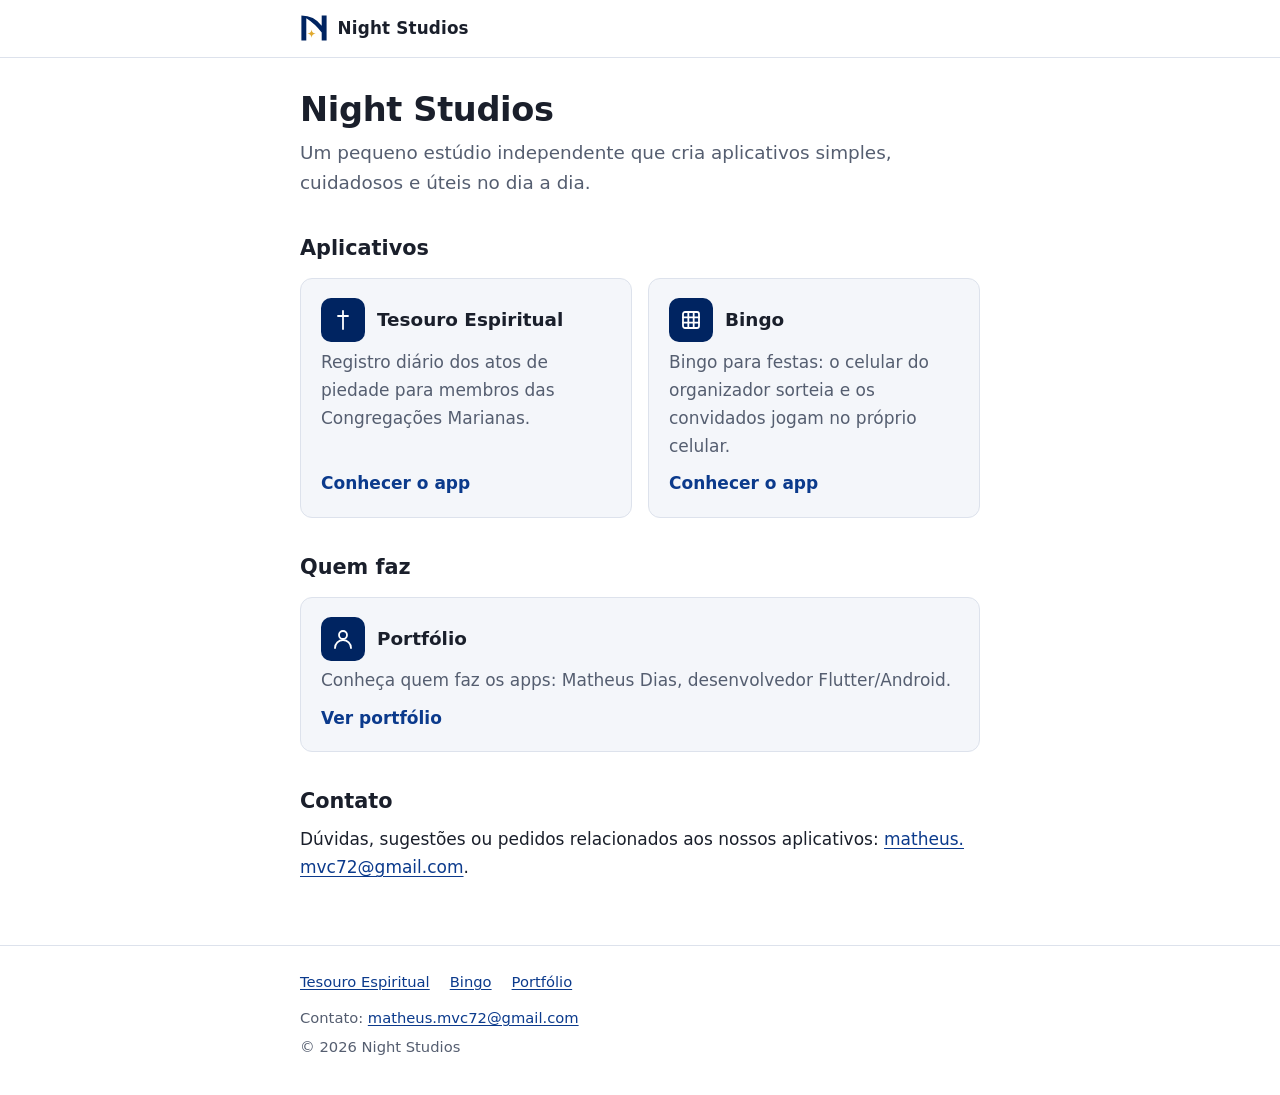
<file: index.html>
<!doctype html>
<html lang="pt-BR">
<head>
  <meta charset="utf-8">
  <meta name="viewport" content="width=device-width, initial-scale=1">
  <title>Night Studios</title>
  <meta name="description" content="Night Studios é um pequeno estúdio independente que cria aplicativos.">
  <meta name="theme-color" content="#002461">
  <link rel="icon" href="/favicon.svg" type="image/svg+xml">
  <link rel="apple-touch-icon" href="/apple-touch-icon.png">
  <meta property="og:image" content="https://nightstudios.vercel.app/og-image.png">
  <meta property="og:image:width" content="1200">
  <meta property="og:image:height" content="630">
  <meta property="og:image:alt" content="Night Studios">
  <link rel="stylesheet" href="/style.css">
</head>
<body>
  <a class="skip" href="#conteudo">Pular para o conteúdo</a>
  <header class="site-header">
    <div class="wrap">
      <a class="brand" href="/" aria-label="Night Studios, página inicial"><svg class="brand-mark" viewBox="0 0 40 40" aria-hidden="true" focusable="false"><path class="brand-mark-ink" d="M2 38V2A36 36 0 0 1 31 16.67V2H38V38H31V26.48A80 80 0 0 0 9 5.93V38Z"/><path class="brand-mark-star" d="M16.5 22Q17.05 27.45 22.5 28Q17.05 28.55 16.5 34Q15.95 28.55 10.5 28Q15.95 27.45 16.5 22Z"/></svg><span>Night Studios</span></a>
    </div>
  </header>
  <main id="conteudo">
    <div class="wrap">
      <h1>Night Studios</h1>
      <p class="lead">Um pequeno estúdio independente que cria aplicativos simples, cuidadosos e úteis no dia a dia.</p>

      <h2>Aplicativos</h2>
      <div class="cards">
        <a class="card" href="/tesouro">
          <span class="card-title"><span class="app-icon"><svg viewBox="0 0 24 24" fill="none" stroke="currentColor" stroke-width="1.8" stroke-linecap="round" stroke-linejoin="round" aria-hidden="true" focusable="false"><path d="M12 3v18"/><path d="M7 8h10"/></svg></span>Tesouro Espiritual</span>
          <p>Registro diário dos atos de piedade para membros das Congregações Marianas.</p>
          <span class="more">Conhecer o app</span>
        </a>
        <a class="card" href="/bingo">
          <span class="card-title"><span class="app-icon"><svg viewBox="0 0 24 24" fill="none" stroke="currentColor" stroke-width="1.8" stroke-linecap="round" stroke-linejoin="round" aria-hidden="true" focusable="false"><rect x="4" y="4" width="16" height="16" rx="2"/><path d="M9.33 4v16"/><path d="M14.67 4v16"/><path d="M4 9.33h16"/><path d="M4 14.67h16"/></svg></span>Bingo</span>
          <p>Bingo para festas: o celular do organizador sorteia e os convidados jogam no próprio celular.</p>
          <span class="more">Conhecer o app</span>
        </a>
      </div>

      <h2>Quem faz</h2>
      <a class="card" href="https://matheusdiasportfolio.web.app/">
        <span class="card-title"><span class="app-icon"><svg viewBox="0 0 24 24" fill="none" stroke="currentColor" stroke-width="1.8" stroke-linecap="round" stroke-linejoin="round" aria-hidden="true" focusable="false"><circle cx="12" cy="8" r="4"/><path d="M4 21a8 8 0 0 1 16 0"/></svg></span>Portfólio</span>
        <p>Conheça quem faz os apps: Matheus Dias, desenvolvedor Flutter/Android.</p>
        <span class="more">Ver portfólio</span>
      </a>

      <h2>Contato</h2>
      <p>Dúvidas, sugestões ou pedidos relacionados aos nossos aplicativos: <a class="email" href="mailto:matheus.mvc72@gmail.com">matheus.mvc72@gmail.com</a>.</p>
    </div>
  </main>
  <footer class="site-footer">
    <div class="wrap">
      <nav aria-label="Links do rodapé">
        <ul>
          <li><a href="/tesouro">Tesouro Espiritual</a></li>
          <li><a href="/bingo">Bingo</a></li>
          <li><a href="https://matheusdiasportfolio.web.app/">Portfólio</a></li>
        </ul>
      </nav>
      <p>Contato: <a class="email" href="mailto:matheus.mvc72@gmail.com">matheus.mvc72@gmail.com</a></p>
      <p>&copy; 2026 Night Studios</p>
    </div>
  </footer>
</body>
</html>
</file>
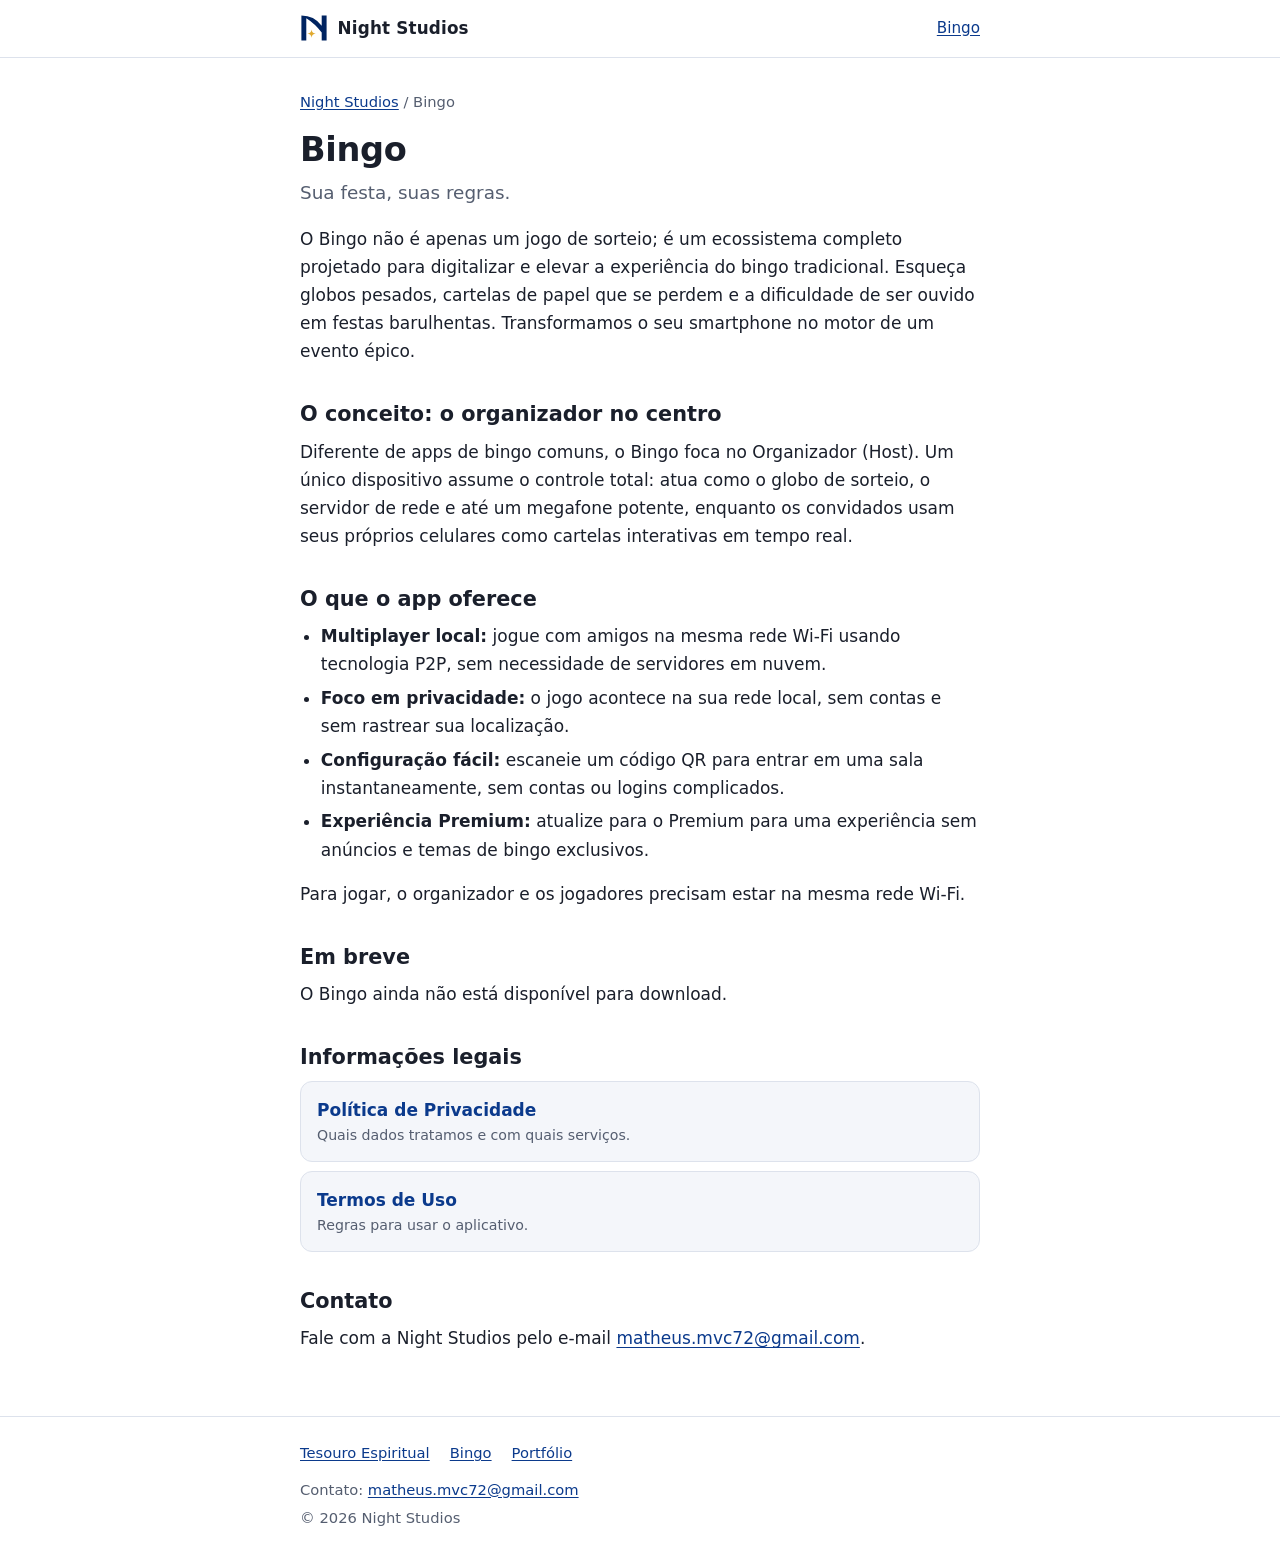
<file: bingo/index.html>
<!doctype html>
<html lang="pt-BR">
<head>
  <meta charset="utf-8">
  <meta name="viewport" content="width=device-width, initial-scale=1">
  <title>Bingo | Night Studios</title>
  <meta name="description" content="Bingo transforma o celular do organizador no globo de sorteio, enquanto os convidados jogam com cartelas no próprio celular, na mesma rede Wi-Fi.">
  <meta name="theme-color" content="#002461">
  <link rel="icon" href="/favicon.svg" type="image/svg+xml">
  <link rel="apple-touch-icon" href="/apple-touch-icon.png">
  <link rel="stylesheet" href="/style.css">
</head>
<body>
  <a class="skip" href="#conteudo">Pular para o conteúdo</a>
  <header class="site-header">
    <div class="wrap">
      <a class="brand" href="/" aria-label="Night Studios, página inicial"><svg class="brand-mark" viewBox="0 0 40 40" aria-hidden="true" focusable="false"><path class="brand-mark-ink" d="M2 38V2A36 36 0 0 1 31 16.67V2H38V38H31V26.48A80 80 0 0 0 9 5.93V38Z"/><path class="brand-mark-star" d="M16.5 22Q17.05 27.45 22.5 28Q17.05 28.55 16.5 34Q15.95 28.55 10.5 28Q15.95 27.45 16.5 22Z"/></svg><span>Night Studios</span></a>
      <a class="header-link" href="/bingo">Bingo</a>
    </div>
  </header>
  <main id="conteudo">
    <div class="wrap">
      <p class="breadcrumb"><a href="/">Night Studios</a> / Bingo</p>
      <h1>Bingo</h1>
      <p class="lead">Sua festa, suas regras.</p>

      <p>O Bingo não é apenas um jogo de sorteio; é um ecossistema completo projetado para digitalizar e elevar a experiência do bingo tradicional. Esqueça globos pesados, cartelas de papel que se perdem e a dificuldade de ser ouvido em festas barulhentas. Transformamos o seu smartphone no motor de um evento épico.</p>

      <h2>O conceito: o organizador no centro</h2>
      <p>Diferente de apps de bingo comuns, o Bingo foca no Organizador (Host). Um único dispositivo assume o controle total: atua como o globo de sorteio, o servidor de rede e até um megafone potente, enquanto os convidados usam seus próprios celulares como cartelas interativas em tempo real.</p>

      <h2>O que o app oferece</h2>
      <ul>
        <li><strong>Multiplayer local:</strong> jogue com amigos na mesma rede Wi-Fi usando tecnologia P2P, sem necessidade de servidores em nuvem.</li>
        <li><strong>Foco em privacidade:</strong> o jogo acontece na sua rede local, sem contas e sem rastrear sua localização.</li>
        <li><strong>Configuração fácil:</strong> escaneie um código QR para entrar em uma sala instantaneamente, sem contas ou logins complicados.</li>
        <li><strong>Experiência Premium:</strong> atualize para o Premium para uma experiência sem anúncios e temas de bingo exclusivos.</li>
      </ul>

      <p>Para jogar, o organizador e os jogadores precisam estar na mesma rede Wi-Fi.</p>

      <h2>Em breve</h2>
      <p>O Bingo ainda não está disponível para download.</p>

      <h2>Informações legais</h2>
      <ul class="links">
        <li><a href="/bingo/privacidade">Política de Privacidade<small>Quais dados tratamos e com quais serviços.</small></a></li>
        <li><a href="/bingo/termos">Termos de Uso<small>Regras para usar o aplicativo.</small></a></li>
      </ul>

      <h2>Contato</h2>
      <p>Fale com a Night Studios pelo e-mail <a class="email" href="mailto:matheus.mvc72@gmail.com">matheus.mvc72@gmail.com</a>.</p>
    </div>
  </main>
  <footer class="site-footer">
    <div class="wrap">
      <nav aria-label="Links do rodapé">
        <ul>
          <li><a href="/tesouro">Tesouro Espiritual</a></li>
          <li><a href="/bingo">Bingo</a></li>
          <li><a href="https://matheusdiasportfolio.web.app/">Portfólio</a></li>
        </ul>
      </nav>
      <p>Contato: <a class="email" href="mailto:matheus.mvc72@gmail.com">matheus.mvc72@gmail.com</a></p>
      <p>&copy; 2026 Night Studios</p>
    </div>
  </footer>
</body>
</html>
</file>
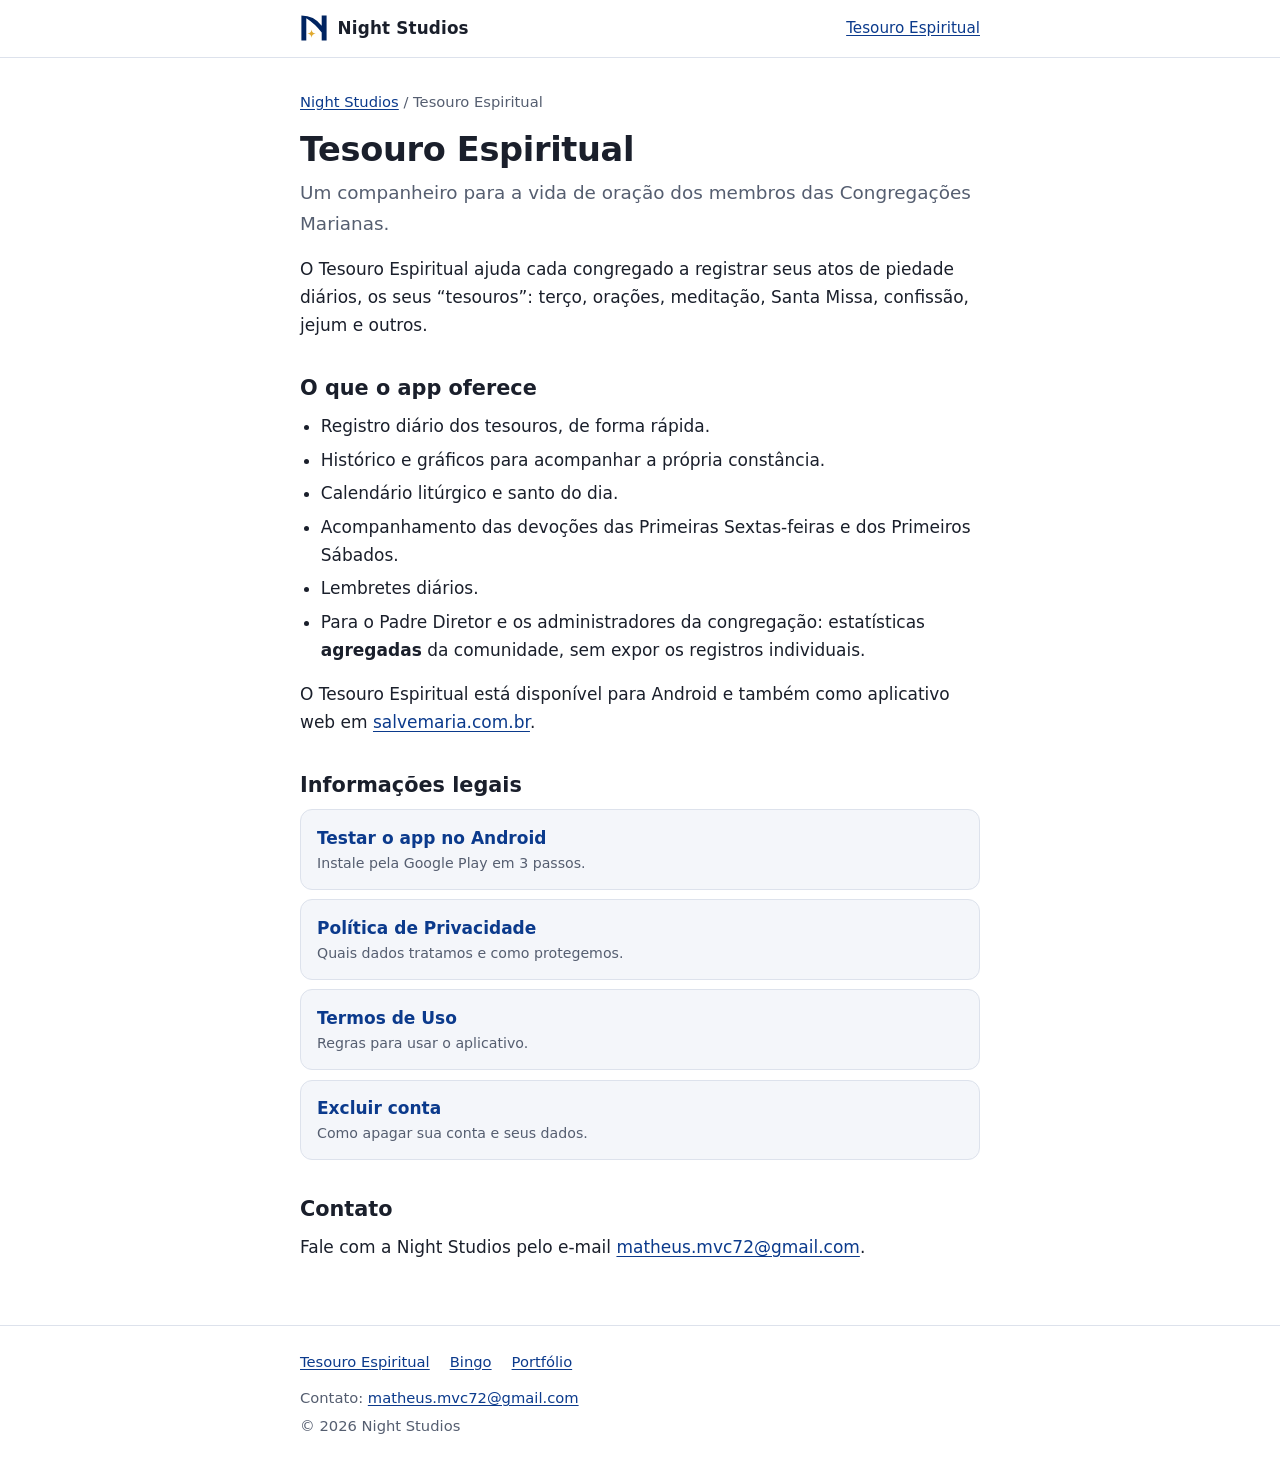
<file: tesouro/index.html>
<!doctype html>
<html lang="pt-BR">
<head>
  <meta charset="utf-8">
  <meta name="viewport" content="width=device-width, initial-scale=1">
  <title>Tesouro Espiritual | Night Studios</title>
  <meta name="description" content="Tesouro Espiritual ajuda membros das Congregações Marianas a registrar seus atos de piedade diários.">
  <meta name="theme-color" content="#002461">
  <link rel="icon" href="/favicon.svg" type="image/svg+xml">
  <link rel="apple-touch-icon" href="/apple-touch-icon.png">
  <link rel="stylesheet" href="/style.css">
</head>
<body>
  <a class="skip" href="#conteudo">Pular para o conteúdo</a>
  <header class="site-header">
    <div class="wrap">
      <a class="brand" href="/" aria-label="Night Studios, página inicial"><svg class="brand-mark" viewBox="0 0 40 40" aria-hidden="true" focusable="false"><path class="brand-mark-ink" d="M2 38V2A36 36 0 0 1 31 16.67V2H38V38H31V26.48A80 80 0 0 0 9 5.93V38Z"/><path class="brand-mark-star" d="M16.5 22Q17.05 27.45 22.5 28Q17.05 28.55 16.5 34Q15.95 28.55 10.5 28Q15.95 27.45 16.5 22Z"/></svg><span>Night Studios</span></a>
      <a class="header-link" href="/tesouro">Tesouro Espiritual</a>
    </div>
  </header>
  <main id="conteudo">
    <div class="wrap">
      <p class="breadcrumb"><a href="/">Night Studios</a> / Tesouro Espiritual</p>
      <h1>Tesouro Espiritual</h1>
      <p class="lead">Um companheiro para a vida de oração dos membros das Congregações Marianas.</p>

      <p>O Tesouro Espiritual ajuda cada congregado a registrar seus atos de piedade diários, os seus &ldquo;tesouros&rdquo;: terço, orações, meditação, Santa Missa, confissão, jejum e outros.</p>

      <h2>O que o app oferece</h2>
      <ul>
        <li>Registro diário dos tesouros, de forma rápida.</li>
        <li>Histórico e gráficos para acompanhar a própria constância.</li>
        <li>Calendário litúrgico e santo do dia.</li>
        <li>Acompanhamento das devoções das Primeiras Sextas-feiras e dos Primeiros Sábados.</li>
        <li>Lembretes diários.</li>
        <li>Para o Padre Diretor e os administradores da congregação: estatísticas <strong>agregadas</strong> da comunidade, sem expor os registros individuais.</li>
      </ul>

      <p>O Tesouro Espiritual está disponível para Android e também como aplicativo web em <a href="https://salvemaria.com.br">salvemaria.com.br</a>.</p>

      <h2>Informações legais</h2>
      <ul class="links">
        <li><a href="/tesouro/testar">Testar o app no Android<small>Instale pela Google Play em 3 passos.</small></a></li>
        <li><a href="/tesouro/privacidade">Política de Privacidade<small>Quais dados tratamos e como protegemos.</small></a></li>
        <li><a href="/tesouro/termos">Termos de Uso<small>Regras para usar o aplicativo.</small></a></li>
        <li><a href="/tesouro/excluir-conta">Excluir conta<small>Como apagar sua conta e seus dados.</small></a></li>
      </ul>

      <h2>Contato</h2>
      <p>Fale com a Night Studios pelo e-mail <a class="email" href="mailto:matheus.mvc72@gmail.com">matheus.mvc72@gmail.com</a>.</p>
    </div>
  </main>
  <footer class="site-footer">
    <div class="wrap">
      <nav aria-label="Links do rodapé">
        <ul>
          <li><a href="/tesouro">Tesouro Espiritual</a></li>
          <li><a href="/bingo">Bingo</a></li>
          <li><a href="https://matheusdiasportfolio.web.app/">Portfólio</a></li>
        </ul>
      </nav>
      <p>Contato: <a class="email" href="mailto:matheus.mvc72@gmail.com">matheus.mvc72@gmail.com</a></p>
      <p>&copy; 2026 Night Studios</p>
    </div>
  </footer>
</body>
</html>
</file>
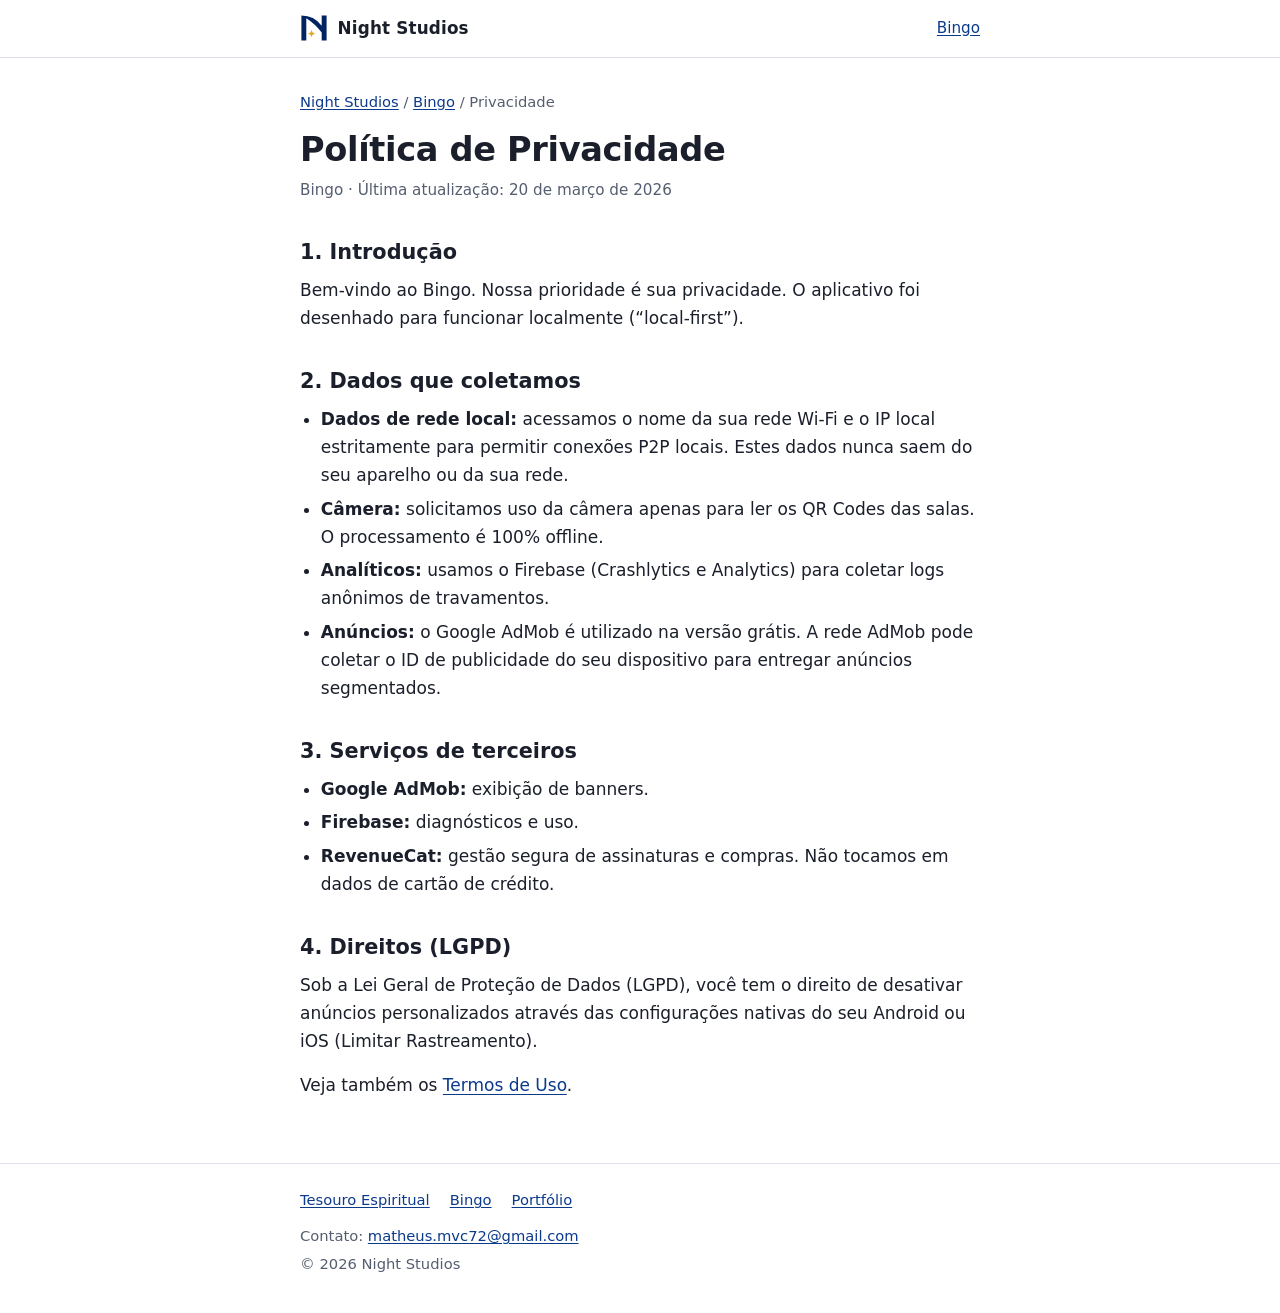
<file: bingo/privacidade.html>
<!doctype html>
<html lang="pt-BR">
<head>
  <meta charset="utf-8">
  <meta name="viewport" content="width=device-width, initial-scale=1">
  <title>Política de Privacidade | Bingo</title>
  <meta name="description" content="Política de Privacidade do aplicativo Bingo, da Night Studios.">
  <meta name="theme-color" content="#002461">
  <link rel="icon" href="/favicon.svg" type="image/svg+xml">
  <link rel="apple-touch-icon" href="/apple-touch-icon.png">
  <link rel="stylesheet" href="/style.css">
</head>
<body>
  <a class="skip" href="#conteudo">Pular para o conteúdo</a>
  <header class="site-header">
    <div class="wrap">
      <a class="brand" href="/" aria-label="Night Studios, página inicial"><svg class="brand-mark" viewBox="0 0 40 40" aria-hidden="true" focusable="false"><path class="brand-mark-ink" d="M2 38V2A36 36 0 0 1 31 16.67V2H38V38H31V26.48A80 80 0 0 0 9 5.93V38Z"/><path class="brand-mark-star" d="M16.5 22Q17.05 27.45 22.5 28Q17.05 28.55 16.5 34Q15.95 28.55 10.5 28Q15.95 27.45 16.5 22Z"/></svg><span>Night Studios</span></a>
      <a class="header-link" href="/bingo">Bingo</a>
    </div>
  </header>
  <main id="conteudo">
    <div class="wrap">
      <p class="breadcrumb"><a href="/">Night Studios</a> / <a href="/bingo">Bingo</a> / Privacidade</p>
      <h1>Política de Privacidade</h1>
      <p class="meta">Bingo &middot; Última atualização: 20 de março de 2026</p>

      <h2>1. Introdução</h2>
      <p>Bem-vindo ao Bingo. Nossa prioridade é sua privacidade. O aplicativo foi desenhado para funcionar localmente (&ldquo;local-first&rdquo;).</p>

      <h2>2. Dados que coletamos</h2>
      <ul>
        <li><strong>Dados de rede local:</strong> acessamos o nome da sua rede Wi-Fi e o IP local estritamente para permitir conexões P2P locais. Estes dados nunca saem do seu aparelho ou da sua rede.</li>
        <li><strong>Câmera:</strong> solicitamos uso da câmera apenas para ler os QR Codes das salas. O processamento é 100% offline.</li>
        <li><strong>Analíticos:</strong> usamos o Firebase (Crashlytics e Analytics) para coletar logs anônimos de travamentos.</li>
        <li><strong>Anúncios:</strong> o Google AdMob é utilizado na versão grátis. A rede AdMob pode coletar o ID de publicidade do seu dispositivo para entregar anúncios segmentados.</li>
      </ul>

      <h2>3. Serviços de terceiros</h2>
      <ul>
        <li><strong>Google AdMob:</strong> exibição de banners.</li>
        <li><strong>Firebase:</strong> diagnósticos e uso.</li>
        <li><strong>RevenueCat:</strong> gestão segura de assinaturas e compras. Não tocamos em dados de cartão de crédito.</li>
      </ul>

      <h2>4. Direitos (LGPD)</h2>
      <p>Sob a Lei Geral de Proteção de Dados (LGPD), você tem o direito de desativar anúncios personalizados através das configurações nativas do seu Android ou iOS (Limitar Rastreamento).</p>

      <p>Veja também os <a href="/bingo/termos">Termos de Uso</a>.</p>
    </div>
  </main>
  <footer class="site-footer">
    <div class="wrap">
      <nav aria-label="Links do rodapé">
        <ul>
          <li><a href="/tesouro">Tesouro Espiritual</a></li>
          <li><a href="/bingo">Bingo</a></li>
          <li><a href="https://matheusdiasportfolio.web.app/">Portfólio</a></li>
        </ul>
      </nav>
      <p>Contato: <a class="email" href="mailto:matheus.mvc72@gmail.com">matheus.mvc72@gmail.com</a></p>
      <p>&copy; 2026 Night Studios</p>
    </div>
  </footer>
</body>
</html>
</file>
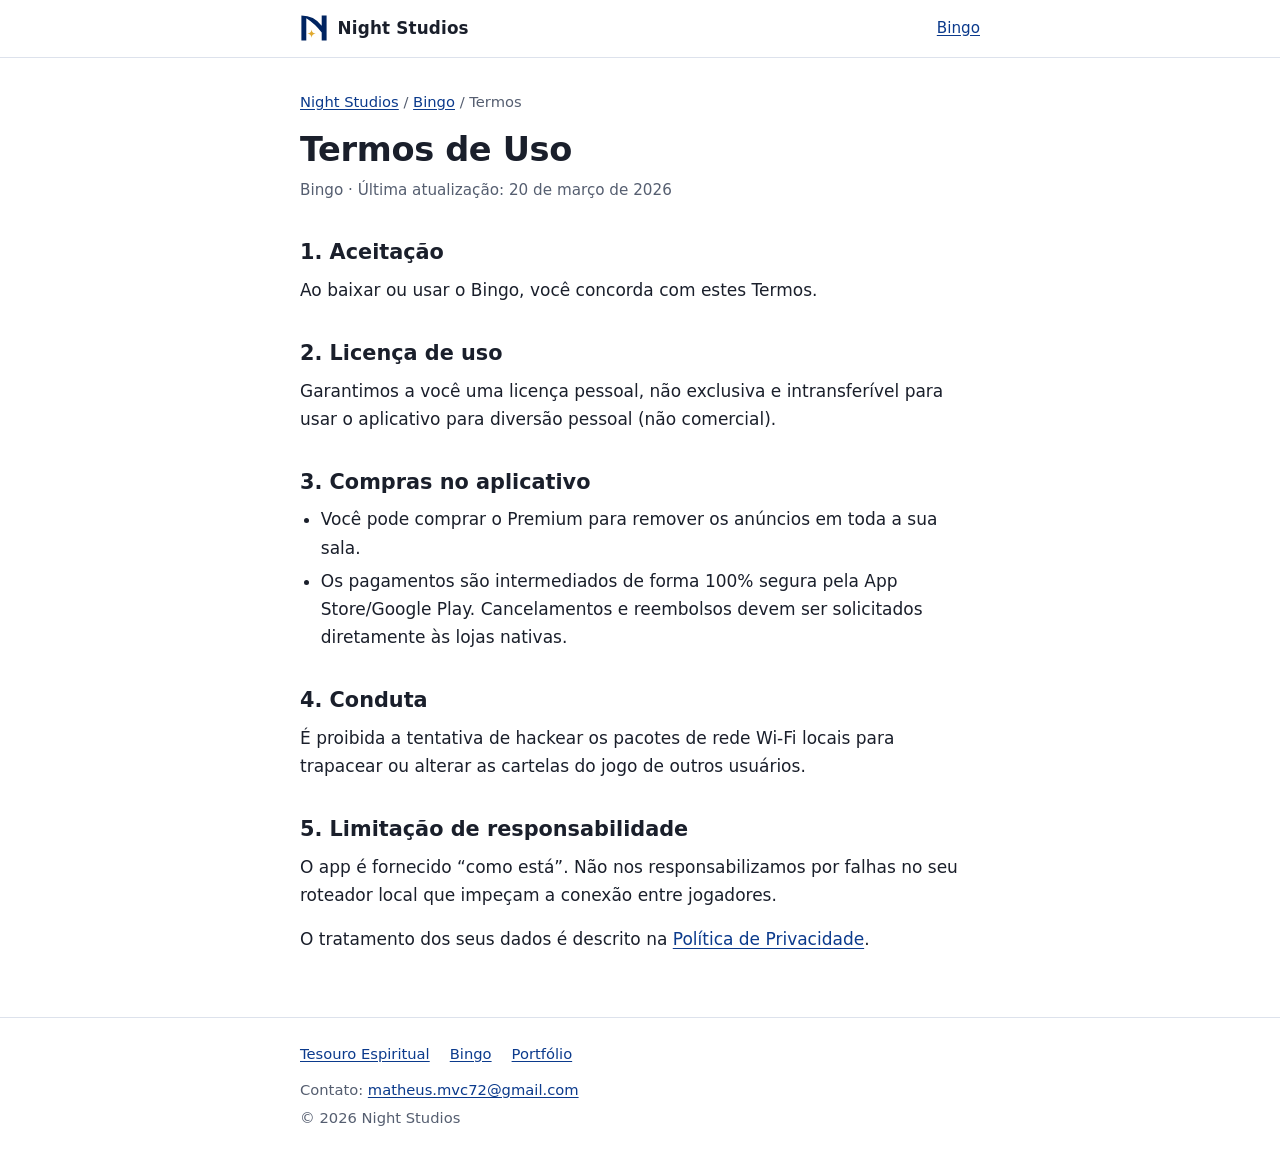
<file: bingo/termos.html>
<!doctype html>
<html lang="pt-BR">
<head>
  <meta charset="utf-8">
  <meta name="viewport" content="width=device-width, initial-scale=1">
  <title>Termos de Uso | Bingo</title>
  <meta name="description" content="Termos de Uso do aplicativo Bingo, da Night Studios.">
  <meta name="theme-color" content="#002461">
  <link rel="icon" href="/favicon.svg" type="image/svg+xml">
  <link rel="apple-touch-icon" href="/apple-touch-icon.png">
  <link rel="stylesheet" href="/style.css">
</head>
<body>
  <a class="skip" href="#conteudo">Pular para o conteúdo</a>
  <header class="site-header">
    <div class="wrap">
      <a class="brand" href="/" aria-label="Night Studios, página inicial"><svg class="brand-mark" viewBox="0 0 40 40" aria-hidden="true" focusable="false"><path class="brand-mark-ink" d="M2 38V2A36 36 0 0 1 31 16.67V2H38V38H31V26.48A80 80 0 0 0 9 5.93V38Z"/><path class="brand-mark-star" d="M16.5 22Q17.05 27.45 22.5 28Q17.05 28.55 16.5 34Q15.95 28.55 10.5 28Q15.95 27.45 16.5 22Z"/></svg><span>Night Studios</span></a>
      <a class="header-link" href="/bingo">Bingo</a>
    </div>
  </header>
  <main id="conteudo">
    <div class="wrap">
      <p class="breadcrumb"><a href="/">Night Studios</a> / <a href="/bingo">Bingo</a> / Termos</p>
      <h1>Termos de Uso</h1>
      <p class="meta">Bingo &middot; Última atualização: 20 de março de 2026</p>

      <h2>1. Aceitação</h2>
      <p>Ao baixar ou usar o Bingo, você concorda com estes Termos.</p>

      <h2>2. Licença de uso</h2>
      <p>Garantimos a você uma licença pessoal, não exclusiva e intransferível para usar o aplicativo para diversão pessoal (não comercial).</p>

      <h2>3. Compras no aplicativo</h2>
      <ul>
        <li>Você pode comprar o Premium para remover os anúncios em toda a sua sala.</li>
        <li>Os pagamentos são intermediados de forma 100% segura pela App Store/Google Play. Cancelamentos e reembolsos devem ser solicitados diretamente às lojas nativas.</li>
      </ul>

      <h2>4. Conduta</h2>
      <p>É proibida a tentativa de hackear os pacotes de rede Wi-Fi locais para trapacear ou alterar as cartelas do jogo de outros usuários.</p>

      <h2>5. Limitação de responsabilidade</h2>
      <p>O app é fornecido &ldquo;como está&rdquo;. Não nos responsabilizamos por falhas no seu roteador local que impeçam a conexão entre jogadores.</p>

      <p>O tratamento dos seus dados é descrito na <a href="/bingo/privacidade">Política de Privacidade</a>.</p>
    </div>
  </main>
  <footer class="site-footer">
    <div class="wrap">
      <nav aria-label="Links do rodapé">
        <ul>
          <li><a href="/tesouro">Tesouro Espiritual</a></li>
          <li><a href="/bingo">Bingo</a></li>
          <li><a href="https://matheusdiasportfolio.web.app/">Portfólio</a></li>
        </ul>
      </nav>
      <p>Contato: <a class="email" href="mailto:matheus.mvc72@gmail.com">matheus.mvc72@gmail.com</a></p>
      <p>&copy; 2026 Night Studios</p>
    </div>
  </footer>
</body>
</html>
</file>
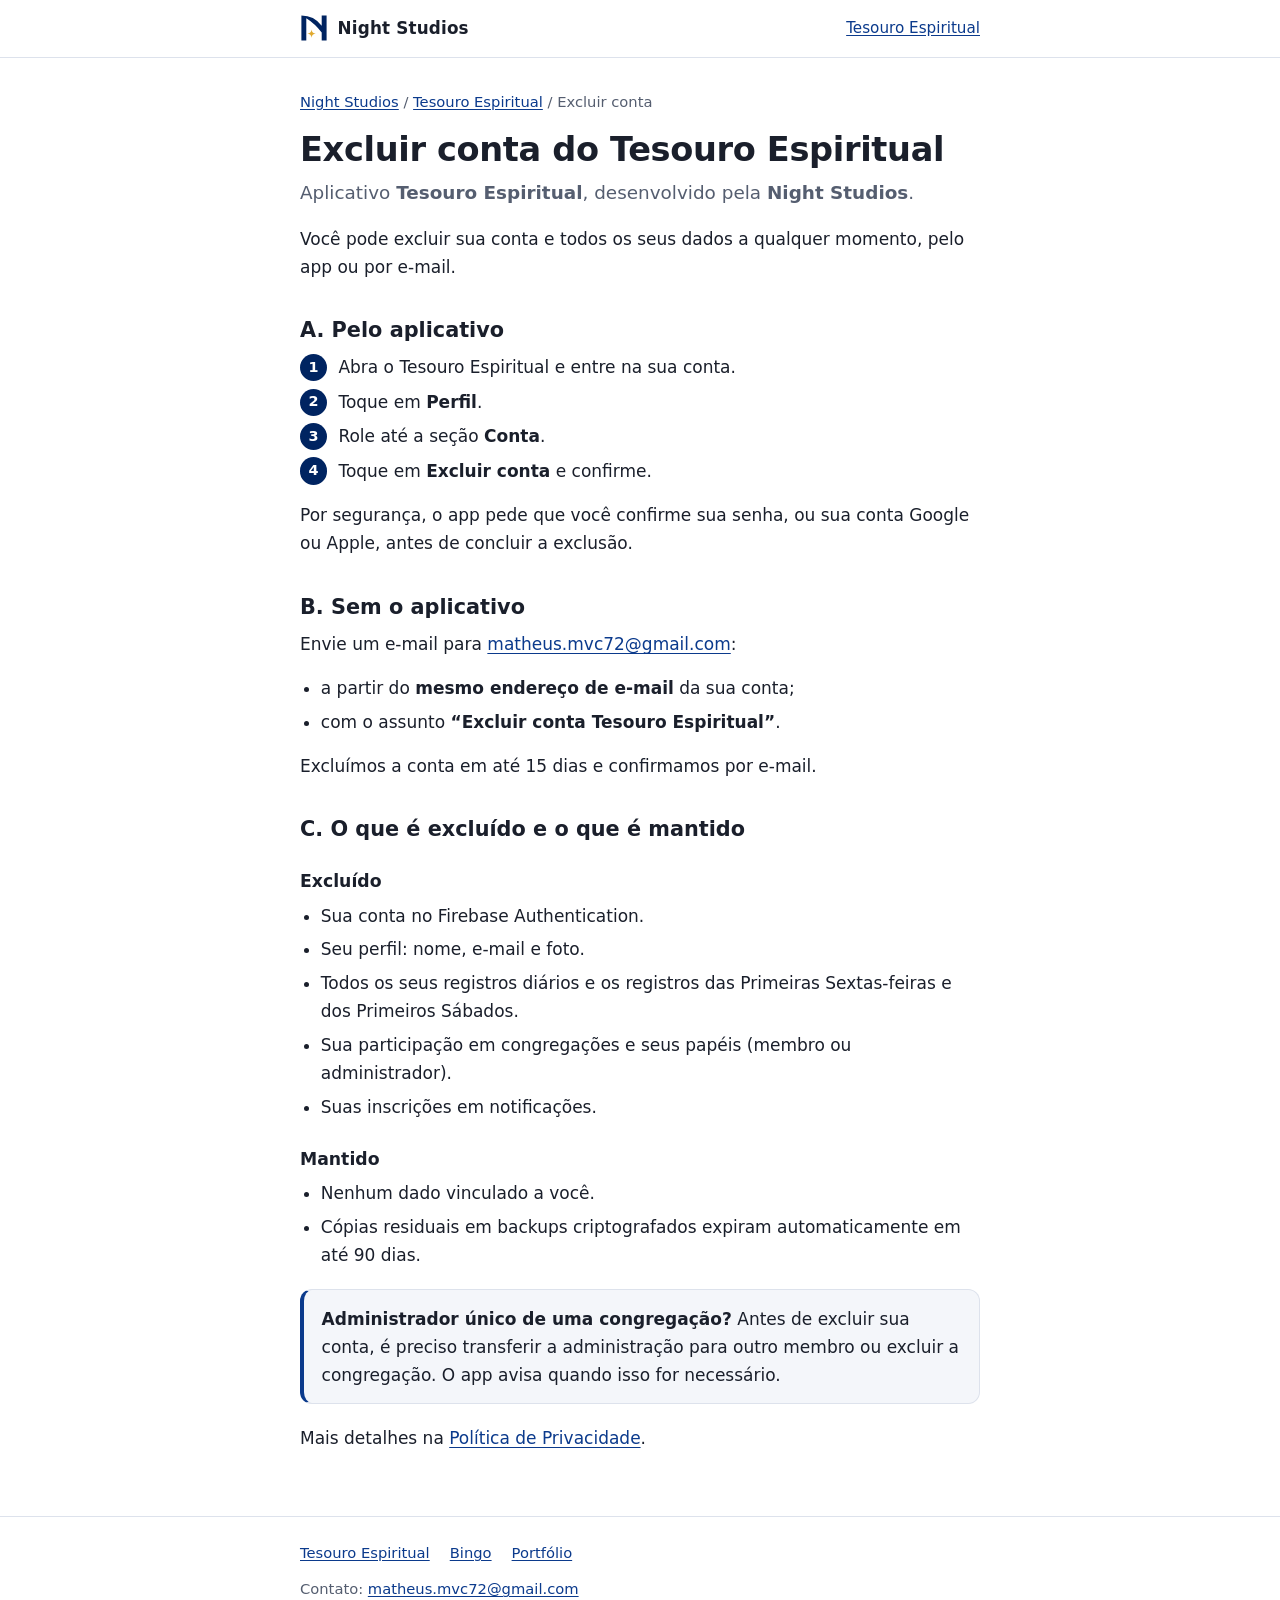
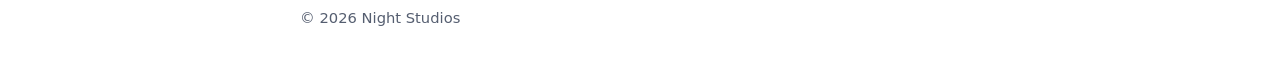
<file: tesouro/excluir-conta.html>
<!doctype html>
<html lang="pt-BR">
<head>
  <meta charset="utf-8">
  <meta name="viewport" content="width=device-width, initial-scale=1">
  <title>Excluir conta | Tesouro Espiritual</title>
  <meta name="description" content="Como excluir sua conta e seus dados do aplicativo Tesouro Espiritual, da Night Studios.">
  <meta name="theme-color" content="#002461">
  <link rel="icon" href="/favicon.svg" type="image/svg+xml">
  <link rel="apple-touch-icon" href="/apple-touch-icon.png">
  <link rel="stylesheet" href="/style.css">
</head>
<body>
  <a class="skip" href="#conteudo">Pular para o conteúdo</a>
  <header class="site-header">
    <div class="wrap">
      <a class="brand" href="/" aria-label="Night Studios, página inicial"><svg class="brand-mark" viewBox="0 0 40 40" aria-hidden="true" focusable="false"><path class="brand-mark-ink" d="M2 38V2A36 36 0 0 1 31 16.67V2H38V38H31V26.48A80 80 0 0 0 9 5.93V38Z"/><path class="brand-mark-star" d="M16.5 22Q17.05 27.45 22.5 28Q17.05 28.55 16.5 34Q15.95 28.55 10.5 28Q15.95 27.45 16.5 22Z"/></svg><span>Night Studios</span></a>
      <a class="header-link" href="/tesouro">Tesouro Espiritual</a>
    </div>
  </header>
  <main id="conteudo">
    <div class="wrap">
      <p class="breadcrumb"><a href="/">Night Studios</a> / <a href="/tesouro">Tesouro Espiritual</a> / Excluir conta</p>
      <h1>Excluir conta do Tesouro Espiritual</h1>
      <p class="lead">Aplicativo <strong>Tesouro Espiritual</strong>, desenvolvido pela <strong>Night Studios</strong>.</p>
      <p>Você pode excluir sua conta e todos os seus dados a qualquer momento, pelo app ou por e-mail.</p>

      <h2>A. Pelo aplicativo</h2>
      <ol class="steps">
        <li>Abra o Tesouro Espiritual e entre na sua conta.</li>
        <li>Toque em <strong>Perfil</strong>.</li>
        <li>Role até a seção <strong>Conta</strong>.</li>
        <li>Toque em <strong>Excluir conta</strong> e confirme.</li>
      </ol>
      <p>Por segurança, o app pede que você confirme sua senha, ou sua conta Google ou Apple, antes de concluir a exclusão.</p>

      <h2>B. Sem o aplicativo</h2>
      <p>Envie um e-mail para <a class="email" href="mailto:matheus.mvc72@gmail.com?subject=Excluir%20conta%20Tesouro%20Espiritual">matheus.mvc72@gmail.com</a>:</p>
      <ul>
        <li>a partir do <strong>mesmo endereço de e-mail</strong> da sua conta;</li>
        <li>com o assunto <strong>&ldquo;Excluir conta Tesouro Espiritual&rdquo;</strong>.</li>
      </ul>
      <p>Excluímos a conta em até 15 dias e confirmamos por e-mail.</p>

      <h2>C. O que é excluído e o que é mantido</h2>
      <h3>Excluído</h3>
      <ul>
        <li>Sua conta no Firebase Authentication.</li>
        <li>Seu perfil: nome, e-mail e foto.</li>
        <li>Todos os seus registros diários e os registros das Primeiras Sextas-feiras e dos Primeiros Sábados.</li>
        <li>Sua participação em congregações e seus papéis (membro ou administrador).</li>
        <li>Suas inscrições em notificações.</li>
      </ul>
      <h3>Mantido</h3>
      <ul>
        <li>Nenhum dado vinculado a você.</li>
        <li>Cópias residuais em backups criptografados expiram automaticamente em até 90 dias.</li>
      </ul>

      <div class="note">
        <p><strong>Administrador único de uma congregação?</strong> Antes de excluir sua conta, é preciso transferir a administração para outro membro ou excluir a congregação. O app avisa quando isso for necessário.</p>
      </div>

      <p>Mais detalhes na <a href="/tesouro/privacidade">Política de Privacidade</a>.</p>
    </div>
  </main>
  <footer class="site-footer">
    <div class="wrap">
      <nav aria-label="Links do rodapé">
        <ul>
          <li><a href="/tesouro">Tesouro Espiritual</a></li>
          <li><a href="/bingo">Bingo</a></li>
          <li><a href="https://matheusdiasportfolio.web.app/">Portfólio</a></li>
        </ul>
      </nav>
      <p>Contato: <a class="email" href="mailto:matheus.mvc72@gmail.com">matheus.mvc72@gmail.com</a></p>
      <p>&copy; 2026 Night Studios</p>
    </div>
  </footer>
</body>
</html>
</file>
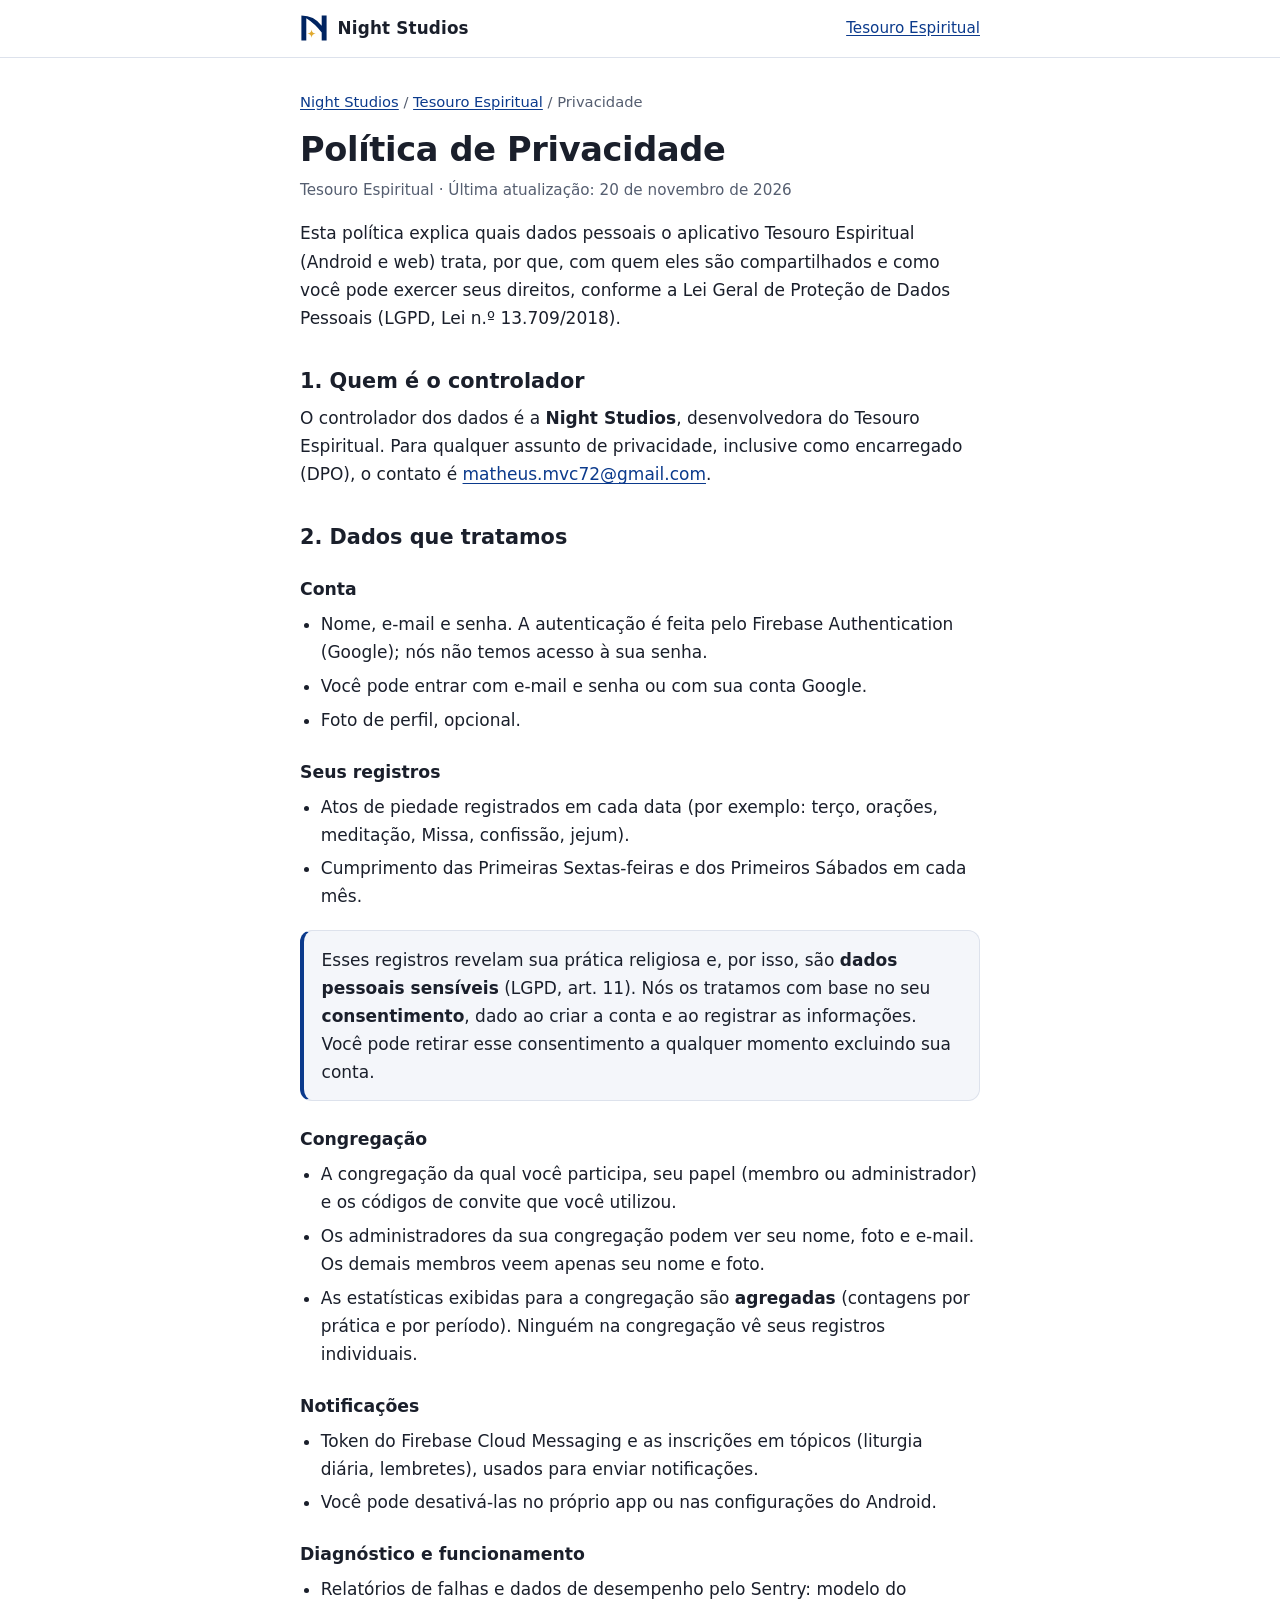
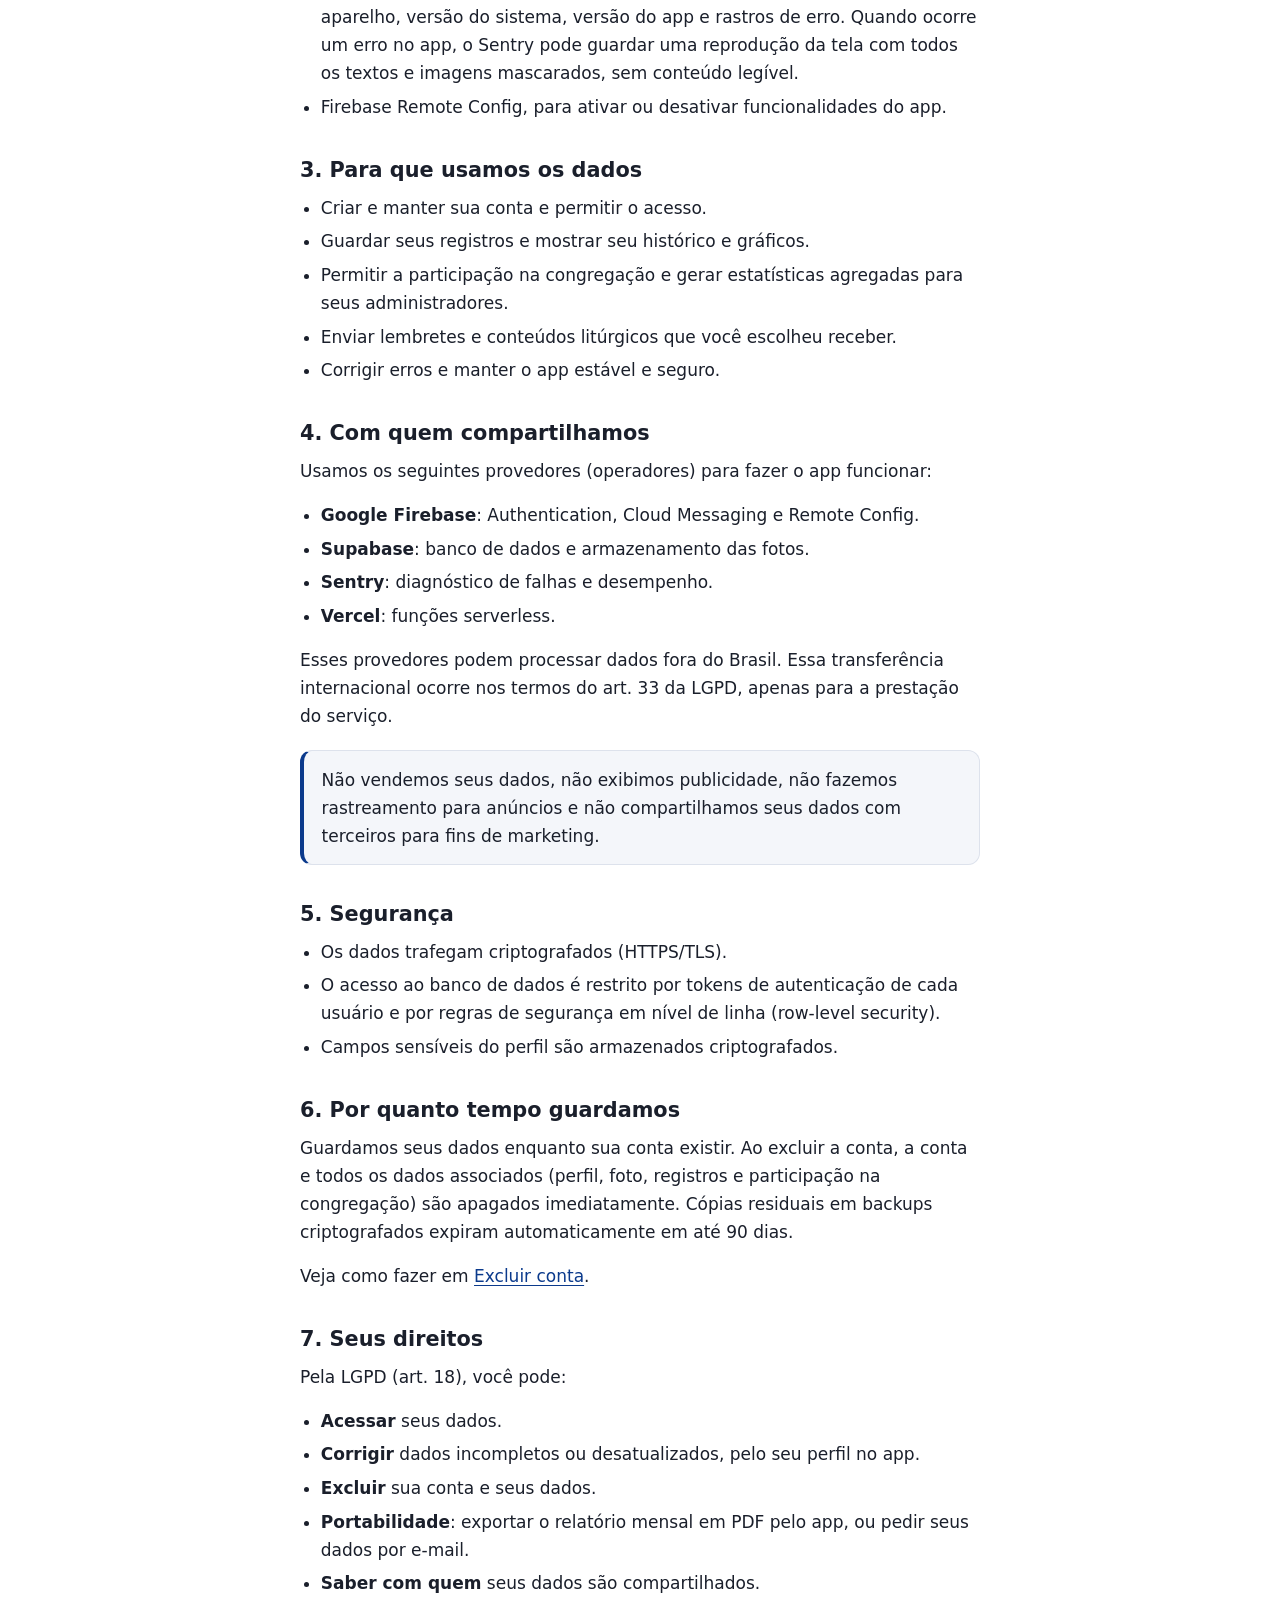
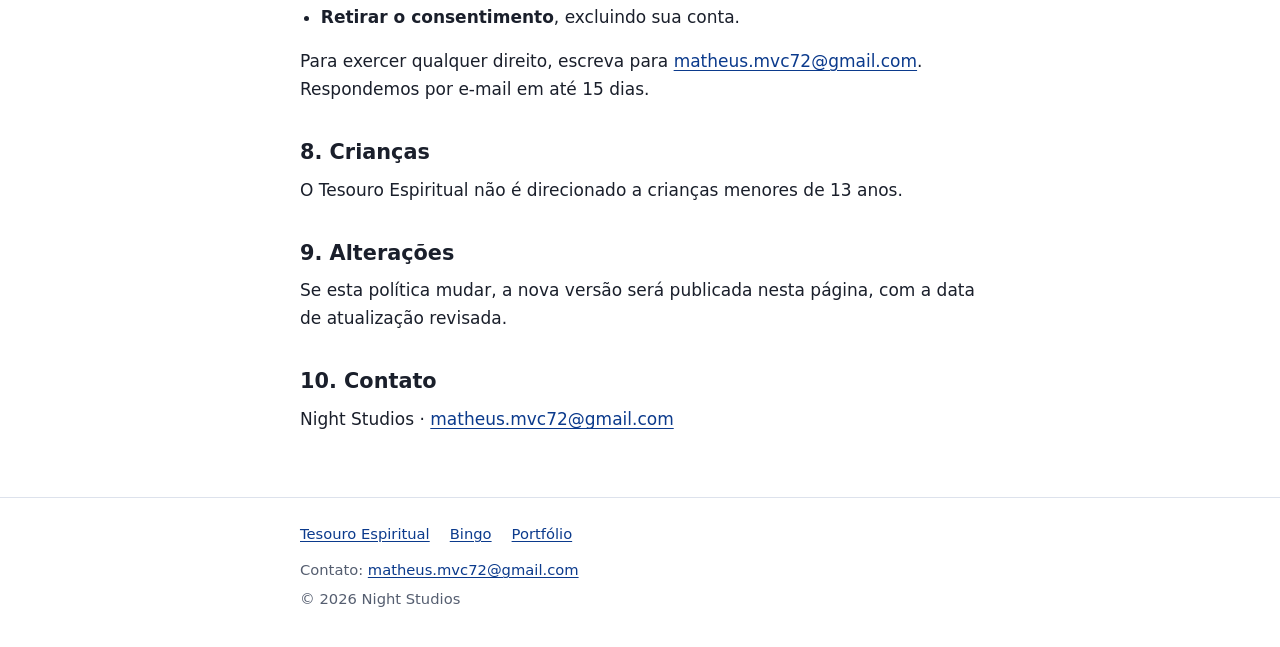
<file: tesouro/privacidade.html>
<!doctype html>
<html lang="pt-BR">
<head>
  <meta charset="utf-8">
  <meta name="viewport" content="width=device-width, initial-scale=1">
  <title>Política de Privacidade | Tesouro Espiritual</title>
  <meta name="description" content="Política de Privacidade do aplicativo Tesouro Espiritual, da Night Studios, em conformidade com a LGPD.">
  <meta name="theme-color" content="#002461">
  <link rel="icon" href="/favicon.svg" type="image/svg+xml">
  <link rel="apple-touch-icon" href="/apple-touch-icon.png">
  <link rel="stylesheet" href="/style.css">
</head>
<body>
  <a class="skip" href="#conteudo">Pular para o conteúdo</a>
  <header class="site-header">
    <div class="wrap">
      <a class="brand" href="/" aria-label="Night Studios, página inicial"><svg class="brand-mark" viewBox="0 0 40 40" aria-hidden="true" focusable="false"><path class="brand-mark-ink" d="M2 38V2A36 36 0 0 1 31 16.67V2H38V38H31V26.48A80 80 0 0 0 9 5.93V38Z"/><path class="brand-mark-star" d="M16.5 22Q17.05 27.45 22.5 28Q17.05 28.55 16.5 34Q15.95 28.55 10.5 28Q15.95 27.45 16.5 22Z"/></svg><span>Night Studios</span></a>
      <a class="header-link" href="/tesouro">Tesouro Espiritual</a>
    </div>
  </header>
  <main id="conteudo">
    <div class="wrap">
      <p class="breadcrumb"><a href="/">Night Studios</a> / <a href="/tesouro">Tesouro Espiritual</a> / Privacidade</p>
      <h1>Política de Privacidade</h1>
      <p class="meta">Tesouro Espiritual &middot; Última atualização: 20 de novembro de 2026</p>

      <p>Esta política explica quais dados pessoais o aplicativo Tesouro Espiritual (Android e web) trata, por que, com quem eles são compartilhados e como você pode exercer seus direitos, conforme a Lei Geral de Proteção de Dados Pessoais (LGPD, Lei n.º 13.709/2018).</p>

      <h2>1. Quem é o controlador</h2>
      <p>O controlador dos dados é a <strong>Night Studios</strong>, desenvolvedora do Tesouro Espiritual. Para qualquer assunto de privacidade, inclusive como encarregado (DPO), o contato é <a class="email" href="mailto:matheus.mvc72@gmail.com">matheus.mvc72@gmail.com</a>.</p>

      <h2>2. Dados que tratamos</h2>
      <h3>Conta</h3>
      <ul>
        <li>Nome, e-mail e senha. A autenticação é feita pelo Firebase Authentication (Google); nós não temos acesso à sua senha.</li>
        <li>Você pode entrar com e-mail e senha ou com sua conta Google.</li>
        <li>Foto de perfil, opcional.</li>
      </ul>

      <h3>Seus registros</h3>
      <ul>
        <li>Atos de piedade registrados em cada data (por exemplo: terço, orações, meditação, Missa, confissão, jejum).</li>
        <li>Cumprimento das Primeiras Sextas-feiras e dos Primeiros Sábados em cada mês.</li>
      </ul>
      <div class="note">
        <p>Esses registros revelam sua prática religiosa e, por isso, são <strong>dados pessoais sensíveis</strong> (LGPD, art. 11). Nós os tratamos com base no seu <strong>consentimento</strong>, dado ao criar a conta e ao registrar as informações. Você pode retirar esse consentimento a qualquer momento excluindo sua conta.</p>
      </div>

      <h3>Congregação</h3>
      <ul>
        <li>A congregação da qual você participa, seu papel (membro ou administrador) e os códigos de convite que você utilizou.</li>
        <li>Os administradores da sua congregação podem ver seu nome, foto e e-mail. Os demais membros veem apenas seu nome e foto.</li>
        <li>As estatísticas exibidas para a congregação são <strong>agregadas</strong> (contagens por prática e por período). Ninguém na congregação vê seus registros individuais.</li>
      </ul>

      <h3>Notificações</h3>
      <ul>
        <li>Token do Firebase Cloud Messaging e as inscrições em tópicos (liturgia diária, lembretes), usados para enviar notificações.</li>
        <li>Você pode desativá-las no próprio app ou nas configurações do Android.</li>
      </ul>

      <h3>Diagnóstico e funcionamento</h3>
      <ul>
        <li>Relatórios de falhas e dados de desempenho pelo Sentry: modelo do aparelho, versão do sistema, versão do app e rastros de erro. Quando ocorre um erro no app, o Sentry pode guardar uma reprodução da tela com todos os textos e imagens mascarados, sem conteúdo legível.</li>
        <li>Firebase Remote Config, para ativar ou desativar funcionalidades do app.</li>
      </ul>

      <h2>3. Para que usamos os dados</h2>
      <ul>
        <li>Criar e manter sua conta e permitir o acesso.</li>
        <li>Guardar seus registros e mostrar seu histórico e gráficos.</li>
        <li>Permitir a participação na congregação e gerar estatísticas agregadas para seus administradores.</li>
        <li>Enviar lembretes e conteúdos litúrgicos que você escolheu receber.</li>
        <li>Corrigir erros e manter o app estável e seguro.</li>
      </ul>

      <h2>4. Com quem compartilhamos</h2>
      <p>Usamos os seguintes provedores (operadores) para fazer o app funcionar:</p>
      <ul>
        <li><strong>Google Firebase</strong>: Authentication, Cloud Messaging e Remote Config.</li>
        <li><strong>Supabase</strong>: banco de dados e armazenamento das fotos.</li>
        <li><strong>Sentry</strong>: diagnóstico de falhas e desempenho.</li>
        <li><strong>Vercel</strong>: funções serverless.</li>
      </ul>
      <p>Esses provedores podem processar dados fora do Brasil. Essa transferência internacional ocorre nos termos do art. 33 da LGPD, apenas para a prestação do serviço.</p>
      <div class="note">
        <p>Não vendemos seus dados, não exibimos publicidade, não fazemos rastreamento para anúncios e não compartilhamos seus dados com terceiros para fins de marketing.</p>
      </div>

      <h2>5. Segurança</h2>
      <ul>
        <li>Os dados trafegam criptografados (HTTPS/TLS).</li>
        <li>O acesso ao banco de dados é restrito por tokens de autenticação de cada usuário e por regras de segurança em nível de linha (row-level security).</li>
        <li>Campos sensíveis do perfil são armazenados criptografados.</li>
      </ul>

      <h2>6. Por quanto tempo guardamos</h2>
      <p>Guardamos seus dados enquanto sua conta existir. Ao excluir a conta, a conta e todos os dados associados (perfil, foto, registros e participação na congregação) são apagados imediatamente. Cópias residuais em backups criptografados expiram automaticamente em até 90 dias.</p>
      <p>Veja como fazer em <a href="/tesouro/excluir-conta">Excluir conta</a>.</p>

      <h2>7. Seus direitos</h2>
      <p>Pela LGPD (art. 18), você pode:</p>
      <ul>
        <li><strong>Acessar</strong> seus dados.</li>
        <li><strong>Corrigir</strong> dados incompletos ou desatualizados, pelo seu perfil no app.</li>
        <li><strong>Excluir</strong> sua conta e seus dados.</li>
        <li><strong>Portabilidade</strong>: exportar o relatório mensal em PDF pelo app, ou pedir seus dados por e-mail.</li>
        <li><strong>Saber com quem</strong> seus dados são compartilhados.</li>
        <li><strong>Retirar o consentimento</strong>, excluindo sua conta.</li>
      </ul>
      <p>Para exercer qualquer direito, escreva para <a class="email" href="mailto:matheus.mvc72@gmail.com">matheus.mvc72@gmail.com</a>. Respondemos por e-mail em até 15 dias.</p>

      <h2>8. Crianças</h2>
      <p>O Tesouro Espiritual não é direcionado a crianças menores de 13 anos.</p>

      <h2>9. Alterações</h2>
      <p>Se esta política mudar, a nova versão será publicada nesta página, com a data de atualização revisada.</p>

      <h2>10. Contato</h2>
      <p>Night Studios &middot; <a class="email" href="mailto:matheus.mvc72@gmail.com">matheus.mvc72@gmail.com</a></p>
    </div>
  </main>
  <footer class="site-footer">
    <div class="wrap">
      <nav aria-label="Links do rodapé">
        <ul>
          <li><a href="/tesouro">Tesouro Espiritual</a></li>
          <li><a href="/bingo">Bingo</a></li>
          <li><a href="https://matheusdiasportfolio.web.app/">Portfólio</a></li>
        </ul>
      </nav>
      <p>Contato: <a class="email" href="mailto:matheus.mvc72@gmail.com">matheus.mvc72@gmail.com</a></p>
      <p>&copy; 2026 Night Studios</p>
    </div>
  </footer>
</body>
</html>
</file>
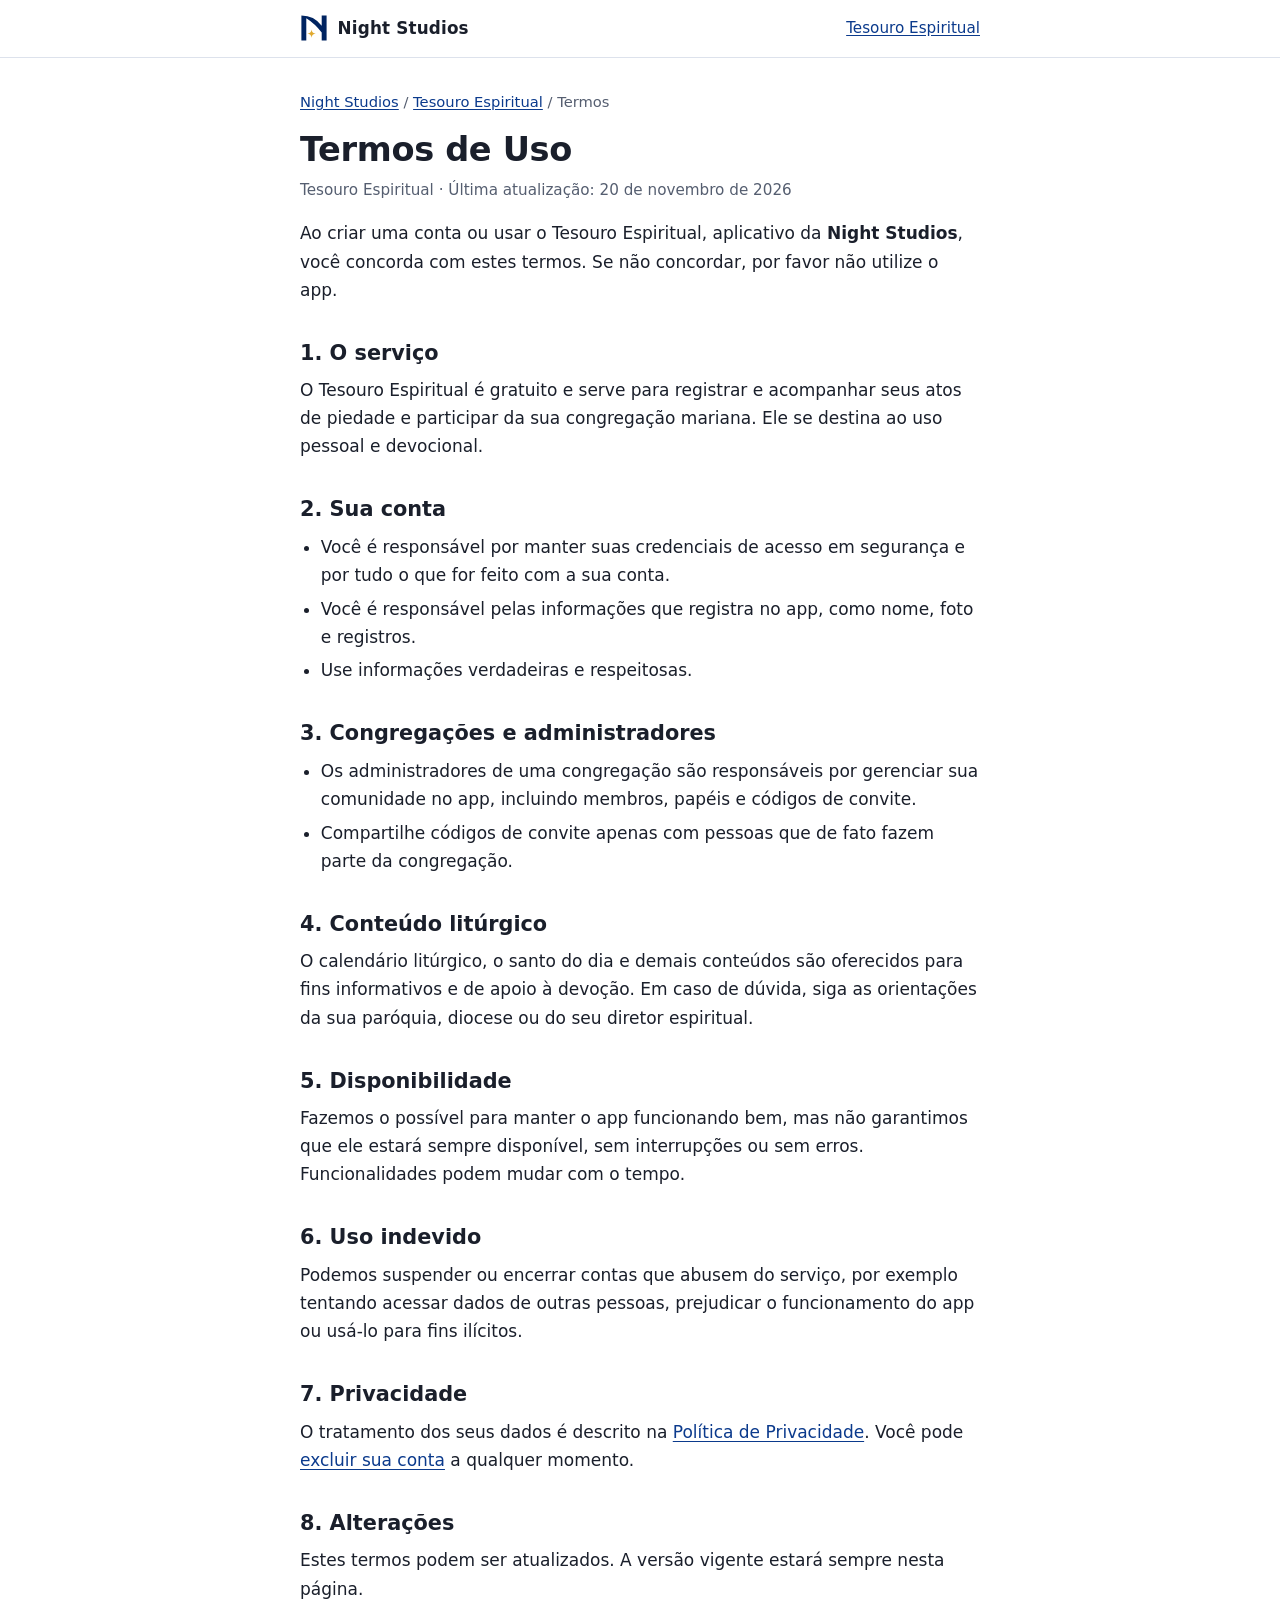
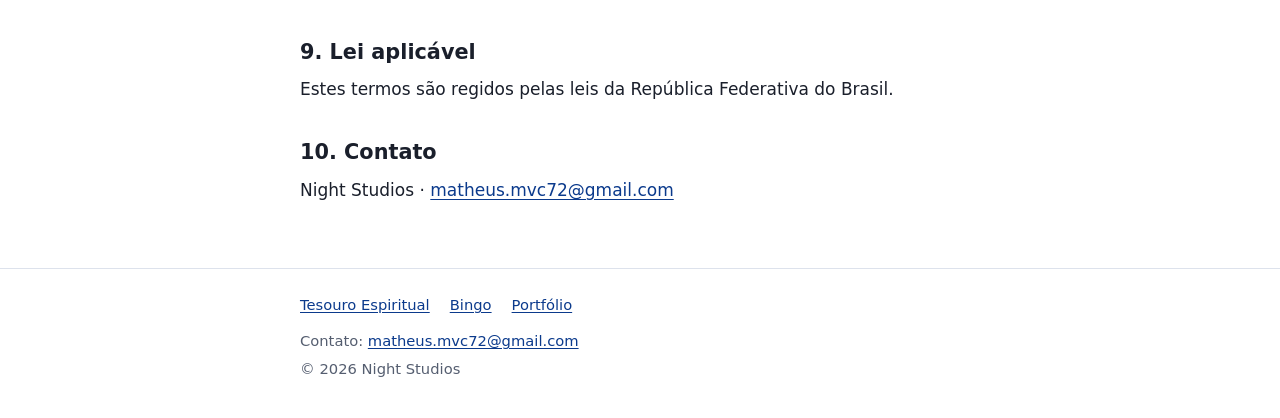
<file: tesouro/termos.html>
<!doctype html>
<html lang="pt-BR">
<head>
  <meta charset="utf-8">
  <meta name="viewport" content="width=device-width, initial-scale=1">
  <title>Termos de Uso | Tesouro Espiritual</title>
  <meta name="description" content="Termos de Uso do aplicativo Tesouro Espiritual, da Night Studios.">
  <meta name="theme-color" content="#002461">
  <link rel="icon" href="/favicon.svg" type="image/svg+xml">
  <link rel="apple-touch-icon" href="/apple-touch-icon.png">
  <link rel="stylesheet" href="/style.css">
</head>
<body>
  <a class="skip" href="#conteudo">Pular para o conteúdo</a>
  <header class="site-header">
    <div class="wrap">
      <a class="brand" href="/" aria-label="Night Studios, página inicial"><svg class="brand-mark" viewBox="0 0 40 40" aria-hidden="true" focusable="false"><path class="brand-mark-ink" d="M2 38V2A36 36 0 0 1 31 16.67V2H38V38H31V26.48A80 80 0 0 0 9 5.93V38Z"/><path class="brand-mark-star" d="M16.5 22Q17.05 27.45 22.5 28Q17.05 28.55 16.5 34Q15.95 28.55 10.5 28Q15.95 27.45 16.5 22Z"/></svg><span>Night Studios</span></a>
      <a class="header-link" href="/tesouro">Tesouro Espiritual</a>
    </div>
  </header>
  <main id="conteudo">
    <div class="wrap">
      <p class="breadcrumb"><a href="/">Night Studios</a> / <a href="/tesouro">Tesouro Espiritual</a> / Termos</p>
      <h1>Termos de Uso</h1>
      <p class="meta">Tesouro Espiritual &middot; Última atualização: 20 de novembro de 2026</p>

      <p>Ao criar uma conta ou usar o Tesouro Espiritual, aplicativo da <strong>Night Studios</strong>, você concorda com estes termos. Se não concordar, por favor não utilize o app.</p>

      <h2>1. O serviço</h2>
      <p>O Tesouro Espiritual é gratuito e serve para registrar e acompanhar seus atos de piedade e participar da sua congregação mariana. Ele se destina ao uso pessoal e devocional.</p>

      <h2>2. Sua conta</h2>
      <ul>
        <li>Você é responsável por manter suas credenciais de acesso em segurança e por tudo o que for feito com a sua conta.</li>
        <li>Você é responsável pelas informações que registra no app, como nome, foto e registros.</li>
        <li>Use informações verdadeiras e respeitosas.</li>
      </ul>

      <h2>3. Congregações e administradores</h2>
      <ul>
        <li>Os administradores de uma congregação são responsáveis por gerenciar sua comunidade no app, incluindo membros, papéis e códigos de convite.</li>
        <li>Compartilhe códigos de convite apenas com pessoas que de fato fazem parte da congregação.</li>
      </ul>

      <h2>4. Conteúdo litúrgico</h2>
      <p>O calendário litúrgico, o santo do dia e demais conteúdos são oferecidos para fins informativos e de apoio à devoção. Em caso de dúvida, siga as orientações da sua paróquia, diocese ou do seu diretor espiritual.</p>

      <h2>5. Disponibilidade</h2>
      <p>Fazemos o possível para manter o app funcionando bem, mas não garantimos que ele estará sempre disponível, sem interrupções ou sem erros. Funcionalidades podem mudar com o tempo.</p>

      <h2>6. Uso indevido</h2>
      <p>Podemos suspender ou encerrar contas que abusem do serviço, por exemplo tentando acessar dados de outras pessoas, prejudicar o funcionamento do app ou usá-lo para fins ilícitos.</p>

      <h2>7. Privacidade</h2>
      <p>O tratamento dos seus dados é descrito na <a href="/tesouro/privacidade">Política de Privacidade</a>. Você pode <a href="/tesouro/excluir-conta">excluir sua conta</a> a qualquer momento.</p>

      <h2>8. Alterações</h2>
      <p>Estes termos podem ser atualizados. A versão vigente estará sempre nesta página.</p>

      <h2>9. Lei aplicável</h2>
      <p>Estes termos são regidos pelas leis da República Federativa do Brasil.</p>

      <h2>10. Contato</h2>
      <p>Night Studios &middot; <a class="email" href="mailto:matheus.mvc72@gmail.com">matheus.mvc72@gmail.com</a></p>
    </div>
  </main>
  <footer class="site-footer">
    <div class="wrap">
      <nav aria-label="Links do rodapé">
        <ul>
          <li><a href="/tesouro">Tesouro Espiritual</a></li>
          <li><a href="/bingo">Bingo</a></li>
          <li><a href="https://matheusdiasportfolio.web.app/">Portfólio</a></li>
        </ul>
      </nav>
      <p>Contato: <a class="email" href="mailto:matheus.mvc72@gmail.com">matheus.mvc72@gmail.com</a></p>
      <p>&copy; 2026 Night Studios</p>
    </div>
  </footer>
</body>
</html>
</file>
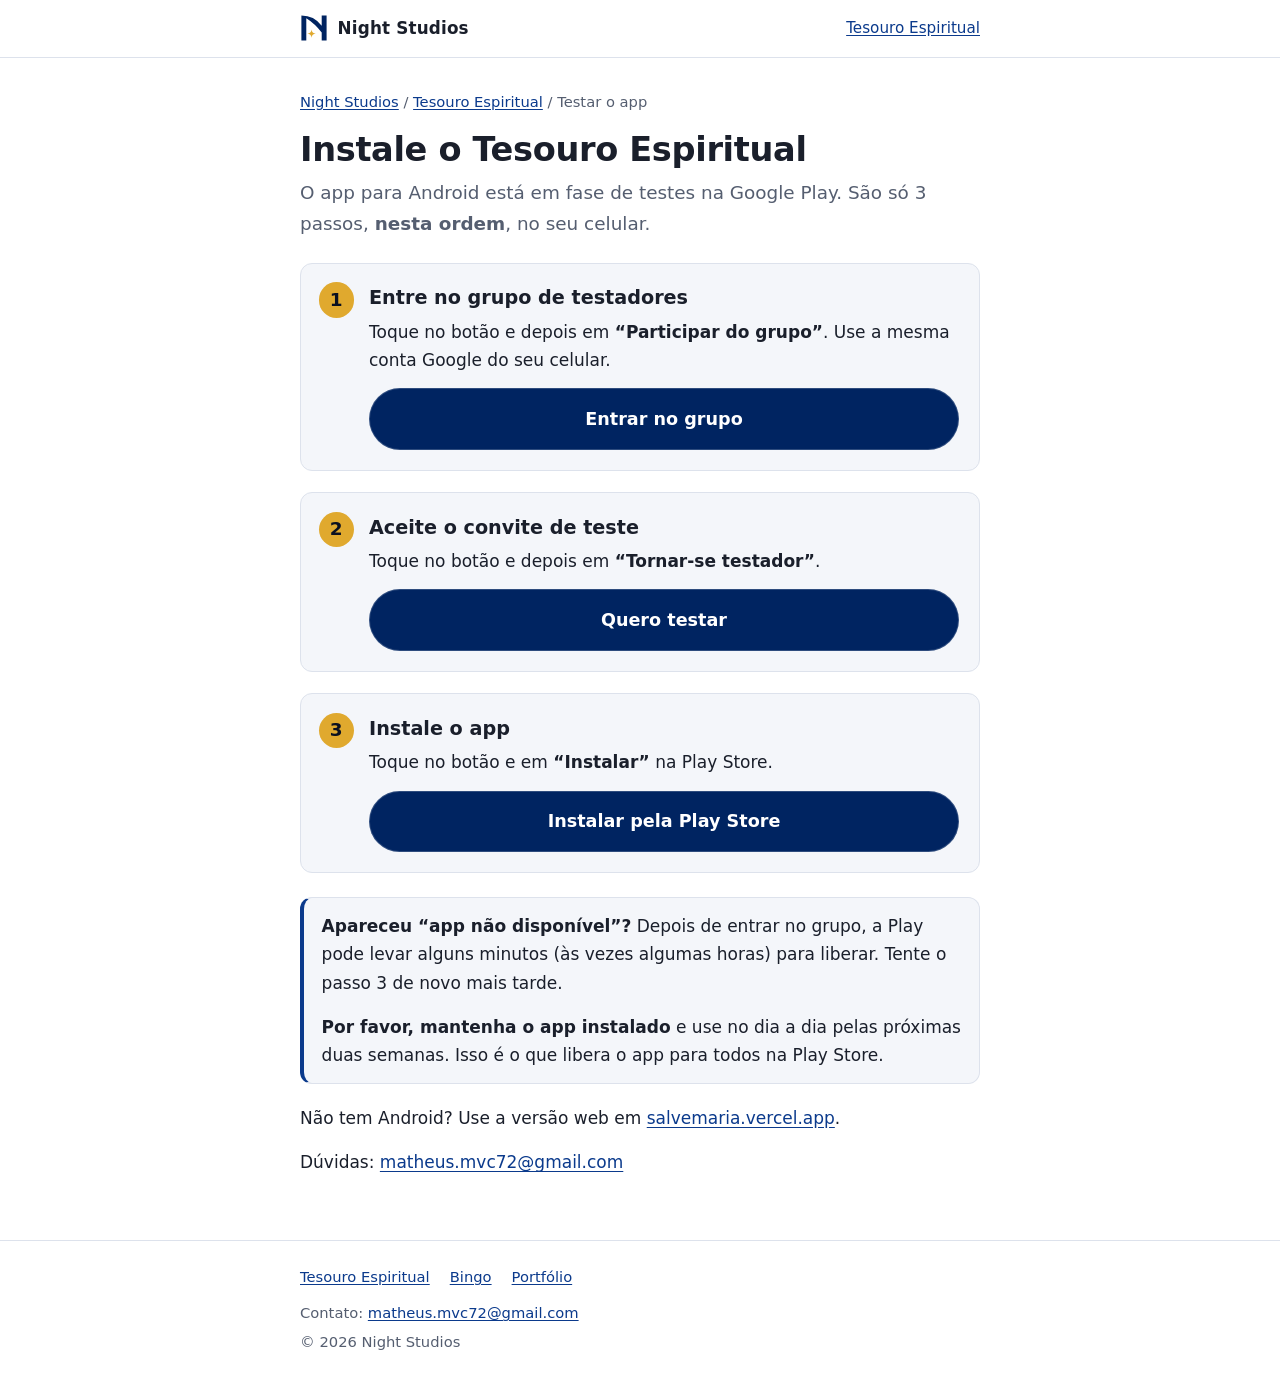
<file: tesouro/testar.html>
<!doctype html>
<html lang="pt-BR">
<head>
  <meta charset="utf-8">
  <meta name="viewport" content="width=device-width, initial-scale=1">
  <title>Testar o app | Tesouro Espiritual</title>
  <meta name="description" content="Instale o Tesouro Espiritual para Android em 3 passos e ajude a testar o app.">
  <meta name="theme-color" content="#002461">
  <link rel="icon" href="/favicon.svg" type="image/svg+xml">
  <link rel="apple-touch-icon" href="/apple-touch-icon.png">
  <link rel="stylesheet" href="/style.css">
</head>
<body>
  <a class="skip" href="#conteudo">Pular para o conteúdo</a>
  <header class="site-header">
    <div class="wrap">
      <a class="brand" href="/" aria-label="Night Studios, página inicial"><svg class="brand-mark" viewBox="0 0 40 40" aria-hidden="true" focusable="false"><path class="brand-mark-ink" d="M2 38V2A36 36 0 0 1 31 16.67V2H38V38H31V26.48A80 80 0 0 0 9 5.93V38Z"/><path class="brand-mark-star" d="M16.5 22Q17.05 27.45 22.5 28Q17.05 28.55 16.5 34Q15.95 28.55 10.5 28Q15.95 27.45 16.5 22Z"/></svg><span>Night Studios</span></a>
      <a class="header-link" href="/tesouro">Tesouro Espiritual</a>
    </div>
  </header>
  <main id="conteudo">
    <div class="wrap">
      <p class="breadcrumb"><a href="/">Night Studios</a> / <a href="/tesouro">Tesouro Espiritual</a> / Testar o app</p>
      <h1>Instale o Tesouro Espiritual</h1>
      <p class="lead">O app para Android está em fase de testes na Google Play. São só 3 passos, <strong>nesta ordem</strong>, no seu celular.</p>

      <ol class="big-steps">
        <li>
          <h2>Entre no grupo de testadores</h2>
          <p>Toque no botão e depois em <strong>&ldquo;Participar do grupo&rdquo;</strong>. Use a mesma conta Google do seu celular.</p>
          <a class="cta" href="https://groups.google.com/g/tesouro-testadores">Entrar no grupo</a>
        </li>
        <li>
          <h2>Aceite o convite de teste</h2>
          <p>Toque no botão e depois em <strong>&ldquo;Tornar-se testador&rdquo;</strong>.</p>
          <a class="cta" href="https://play.google.com/apps/testing/com.salvemaria.tesouro_cm">Quero testar</a>
        </li>
        <li>
          <h2>Instale o app</h2>
          <p>Toque no botão e em <strong>&ldquo;Instalar&rdquo;</strong> na Play Store.</p>
          <a class="cta" href="https://play.google.com/store/apps/details?id=com.salvemaria.tesouro_cm">Instalar pela Play Store</a>
        </li>
      </ol>

      <div class="note">
        <p><strong>Apareceu &ldquo;app não disponível&rdquo;?</strong> Depois de entrar no grupo, a Play pode levar alguns minutos (às vezes algumas horas) para liberar. Tente o passo 3 de novo mais tarde.</p>
        <p><strong>Por favor, mantenha o app instalado</strong> e use no dia a dia pelas próximas duas semanas. Isso é o que libera o app para todos na Play Store.</p>
      </div>

      <p>Não tem Android? Use a versão web em <a href="https://salvemaria.vercel.app">salvemaria.vercel.app</a>.</p>
      <p>Dúvidas: <a class="email" href="mailto:matheus.mvc72@gmail.com">matheus.mvc72@gmail.com</a></p>
    </div>
  </main>
  <footer class="site-footer">
    <div class="wrap">
      <nav aria-label="Links do rodapé">
        <ul>
          <li><a href="/tesouro">Tesouro Espiritual</a></li>
          <li><a href="/bingo">Bingo</a></li>
          <li><a href="https://matheusdiasportfolio.web.app/">Portfólio</a></li>
        </ul>
      </nav>
      <p>Contato: <a class="email" href="mailto:matheus.mvc72@gmail.com">matheus.mvc72@gmail.com</a></p>
      <p>&copy; 2026 Night Studios</p>
    </div>
  </footer>
</body>
</html>
</file>
<file: style.css>
:root {
  color-scheme: light dark;
  --bg: #ffffff;
  --surface: #f4f6fa;
  --border: #dde2ec;
  --text: #1a1f2b;
  --muted: #555e70;
  --accent: #002461;
  --link: #0b3a8c;
  --accent-contrast: #ffffff;
  --radius: 12px;
  --mark-ink: #002461;
  --mark-star: #e0a92e;
}

@media (prefers-color-scheme: dark) {
  :root {
    --bg: #0b1020;
    --surface: #131a2e;
    --border: #263050;
    --text: #e8ebf2;
    --muted: #a4adc0;
    --accent: #002461;
    --link: #9cbcff;
    --accent-contrast: #ffffff;
    --mark-ink: #e8ebf2;
    --mark-star: #f5c84b;
  }
}

*,
*::before,
*::after {
  box-sizing: border-box;
}

html {
  -webkit-text-size-adjust: 100%;
  text-size-adjust: 100%;
}

body {
  margin: 0;
  background: var(--bg);
  color: var(--text);
  font-family: system-ui, -apple-system, "Segoe UI", Roboto, "Helvetica Neue", Arial, "Noto Sans", sans-serif;
  font-size: 1.0625rem;
  line-height: 1.65;
  display: flex;
  flex-direction: column;
  min-height: 100vh;
}

.wrap {
  width: 100%;
  max-width: 720px;
  margin: 0 auto;
  padding-inline: 1.25rem;
}

a {
  color: var(--link);
  text-underline-offset: 0.15em;
}

a:hover {
  text-decoration-thickness: 2px;
}

a:focus-visible {
  outline: 2px solid var(--link);
  outline-offset: 2px;
  border-radius: 4px;
}

.skip {
  position: absolute;
  left: -9999px;
}

.skip:focus {
  left: 1rem;
  top: 1rem;
  background: var(--bg);
  padding: 0.5rem 0.75rem;
  z-index: 10;
}

/* Header */
.site-header {
  border-bottom: 1px solid var(--border);
}

.site-header .wrap {
  display: flex;
  align-items: center;
  justify-content: space-between;
  gap: 1rem;
  padding-block: 0.9rem;
}

.brand {
  display: inline-flex;
  align-items: center;
  gap: 0.6rem;
  color: var(--text);
  text-decoration: none;
  font-weight: 650;
  font-size: 1.05rem;
  letter-spacing: 0.01em;
}

.brand-mark {
  width: 28px;
  height: 28px;
  flex: none;
}

.brand-mark-ink {
  fill: var(--mark-ink);
}

.brand-mark-star {
  fill: var(--mark-star);
}

.header-link {
  font-size: 0.95rem;
}

/* Main */
main {
  flex: 1;
  padding-block: 2rem 3rem;
}

h1 {
  font-size: clamp(1.6rem, 5vw, 2.1rem);
  line-height: 1.2;
  margin: 0 0 0.5rem;
  letter-spacing: -0.01em;
}

h2 {
  font-size: 1.3rem;
  line-height: 1.3;
  margin: 2.25rem 0 0.6rem;
}

h3 {
  font-size: 1.08rem;
  margin: 1.5rem 0 0.4rem;
}

p,
ul,
ol {
  margin: 0 0 1rem;
}

ul,
ol {
  padding-left: 1.3rem;
}

li + li {
  margin-top: 0.35rem;
}

.lead {
  font-size: 1.15rem;
  color: var(--muted);
}

.meta {
  color: var(--muted);
  font-size: 0.95rem;
}

.breadcrumb {
  font-size: 0.92rem;
  color: var(--muted);
  margin-bottom: 1rem;
}

.note {
  background: var(--surface);
  border: 1px solid var(--border);
  border-left: 4px solid var(--link);
  border-radius: var(--radius);
  padding: 0.9rem 1.1rem;
  margin: 1.25rem 0;
}

.note p:last-child,
.note ul:last-child {
  margin-bottom: 0;
}

/* Cards */
.card {
  display: block;
  background: var(--surface);
  border: 1px solid var(--border);
  border-radius: var(--radius);
  padding: 1.2rem 1.25rem;
  margin: 1rem 0;
  color: inherit;
  text-decoration: none;
}

.cards {
  display: grid;
  grid-template-columns: repeat(auto-fit, minmax(16rem, 1fr));
  gap: 1rem;
  margin: 1rem 0;
}

.cards .card {
  margin: 0;
  display: flex;
  flex-direction: column;
}

.cards .card .more {
  align-self: flex-start;
  margin-top: auto;
  padding-top: 0.6rem;
}

a.card:hover {
  border-color: var(--link);
}

.card-title {
  display: flex;
  align-items: center;
  gap: 0.75rem;
  font-weight: 650;
  font-size: 1.15rem;
  margin-bottom: 0.35rem;
}

.app-icon {
  width: 44px;
  height: 44px;
  border-radius: 10px;
  background: var(--accent);
  color: var(--accent-contrast);
  display: inline-grid;
  place-items: center;
  flex: none;
}

.app-icon svg {
  width: 24px;
  height: 24px;
}

.card p {
  margin: 0;
  color: var(--muted);
}

.card .more {
  display: inline-block;
  margin-top: 0.6rem;
  color: var(--link);
  font-weight: 600;
}

.links {
  list-style: none;
  padding: 0;
  display: grid;
  gap: 0.6rem;
}

.links li + li {
  margin-top: 0;
}

.links a {
  display: block;
  padding: 0.85rem 1rem;
  border: 1px solid var(--border);
  border-radius: var(--radius);
  background: var(--surface);
  text-decoration: none;
  font-weight: 600;
}

.links a:hover {
  border-color: var(--link);
}

.links small {
  display: block;
  font-weight: 400;
  color: var(--muted);
}

.steps {
  counter-reset: step;
  list-style: none;
  padding: 0;
}

.steps li {
  counter-increment: step;
  position: relative;
  padding-left: 2.4rem;
  min-height: 1.8rem;
}

.steps li::before {
  content: counter(step);
  position: absolute;
  left: 0;
  top: 0.05rem;
  width: 1.7rem;
  height: 1.7rem;
  border-radius: 50%;
  background: var(--accent);
  color: var(--accent-contrast);
  font-size: 0.9rem;
  font-weight: 700;
  display: grid;
  place-items: center;
}

.email {
  word-break: break-all;
}

/* Footer */
.site-footer {
  border-top: 1px solid var(--border);
  color: var(--muted);
  font-size: 0.92rem;
}

.site-footer .wrap {
  padding-block: 1.5rem 2rem;
}

.site-footer nav ul {
  list-style: none;
  padding: 0;
  margin: 0 0 0.75rem;
  display: flex;
  flex-wrap: wrap;
  gap: 0.4rem 1.25rem;
}

.site-footer nav li + li {
  margin-top: 0;
}

.site-footer p {
  margin: 0.25rem 0;
}

/* Tester onboarding (tesouro/testar) */
.big-steps {
  list-style: none;
  counter-reset: big;
  padding: 0;
  margin: 1.5rem 0;
  display: grid;
  gap: 1rem;
}

.big-steps li {
  counter-increment: big;
  background: var(--surface);
  border: 1px solid var(--border);
  border-radius: var(--radius);
  padding: 1.25rem 1.25rem 1.25rem 4.25rem;
  position: relative;
}

.big-steps li::before {
  content: counter(big);
  position: absolute;
  left: 1.1rem;
  top: 1.15rem;
  width: 2.2rem;
  height: 2.2rem;
  border-radius: 50%;
  background: var(--mark-star);
  color: #0b1020;
  font-weight: 800;
  font-size: 1.15rem;
  display: grid;
  place-items: center;
}

.big-steps h2 {
  margin: 0.15rem 0 0.4rem;
  font-size: 1.2rem;
}

.big-steps p {
  margin: 0 0 0.9rem;
}

.cta {
  display: block;
  text-align: center;
  background: var(--accent);
  color: var(--accent-contrast);
  border: 1px solid color-mix(in srgb, var(--accent-contrast) 18%, transparent);
  font-weight: 700;
  font-size: 1.1rem;
  text-decoration: none;
  padding: 0.95rem 1rem;
  border-radius: 999px;
}

.cta:hover,
.cta:focus-visible {
  filter: brightness(1.25);
}
</file>
